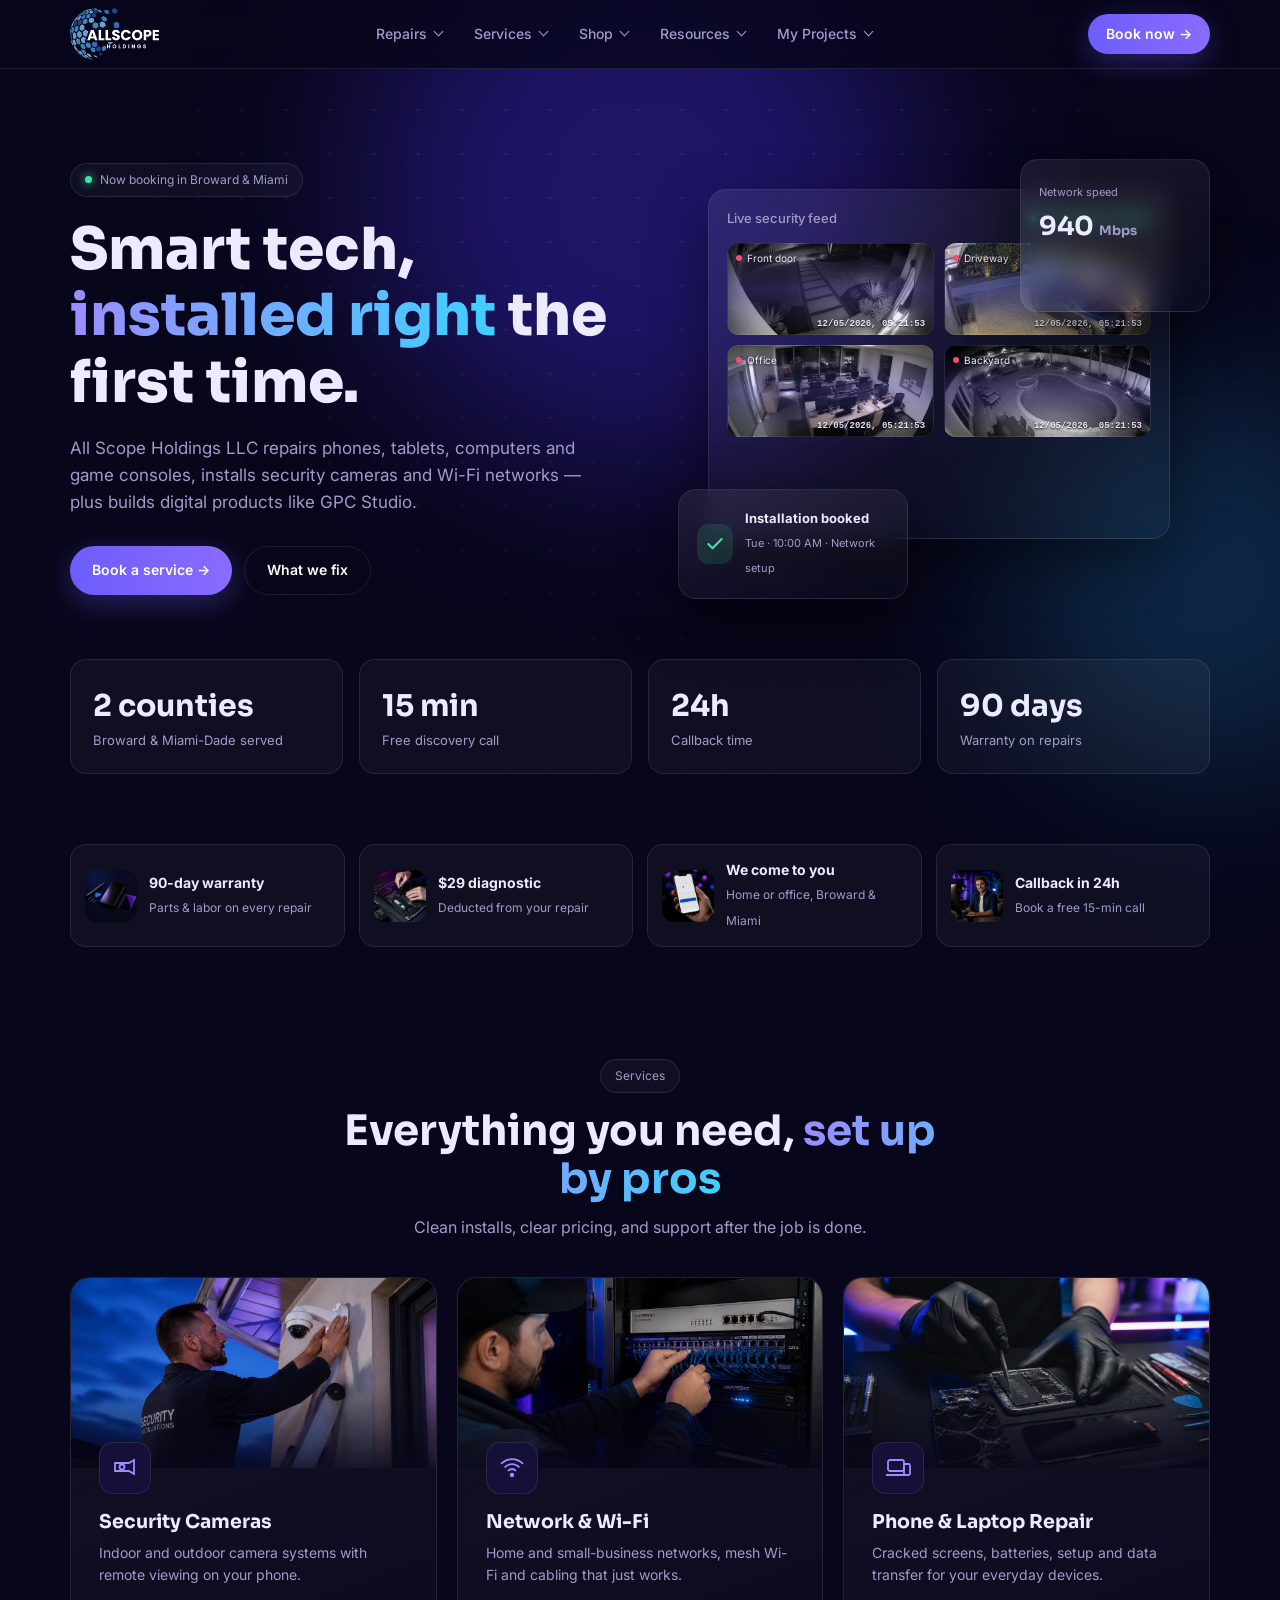
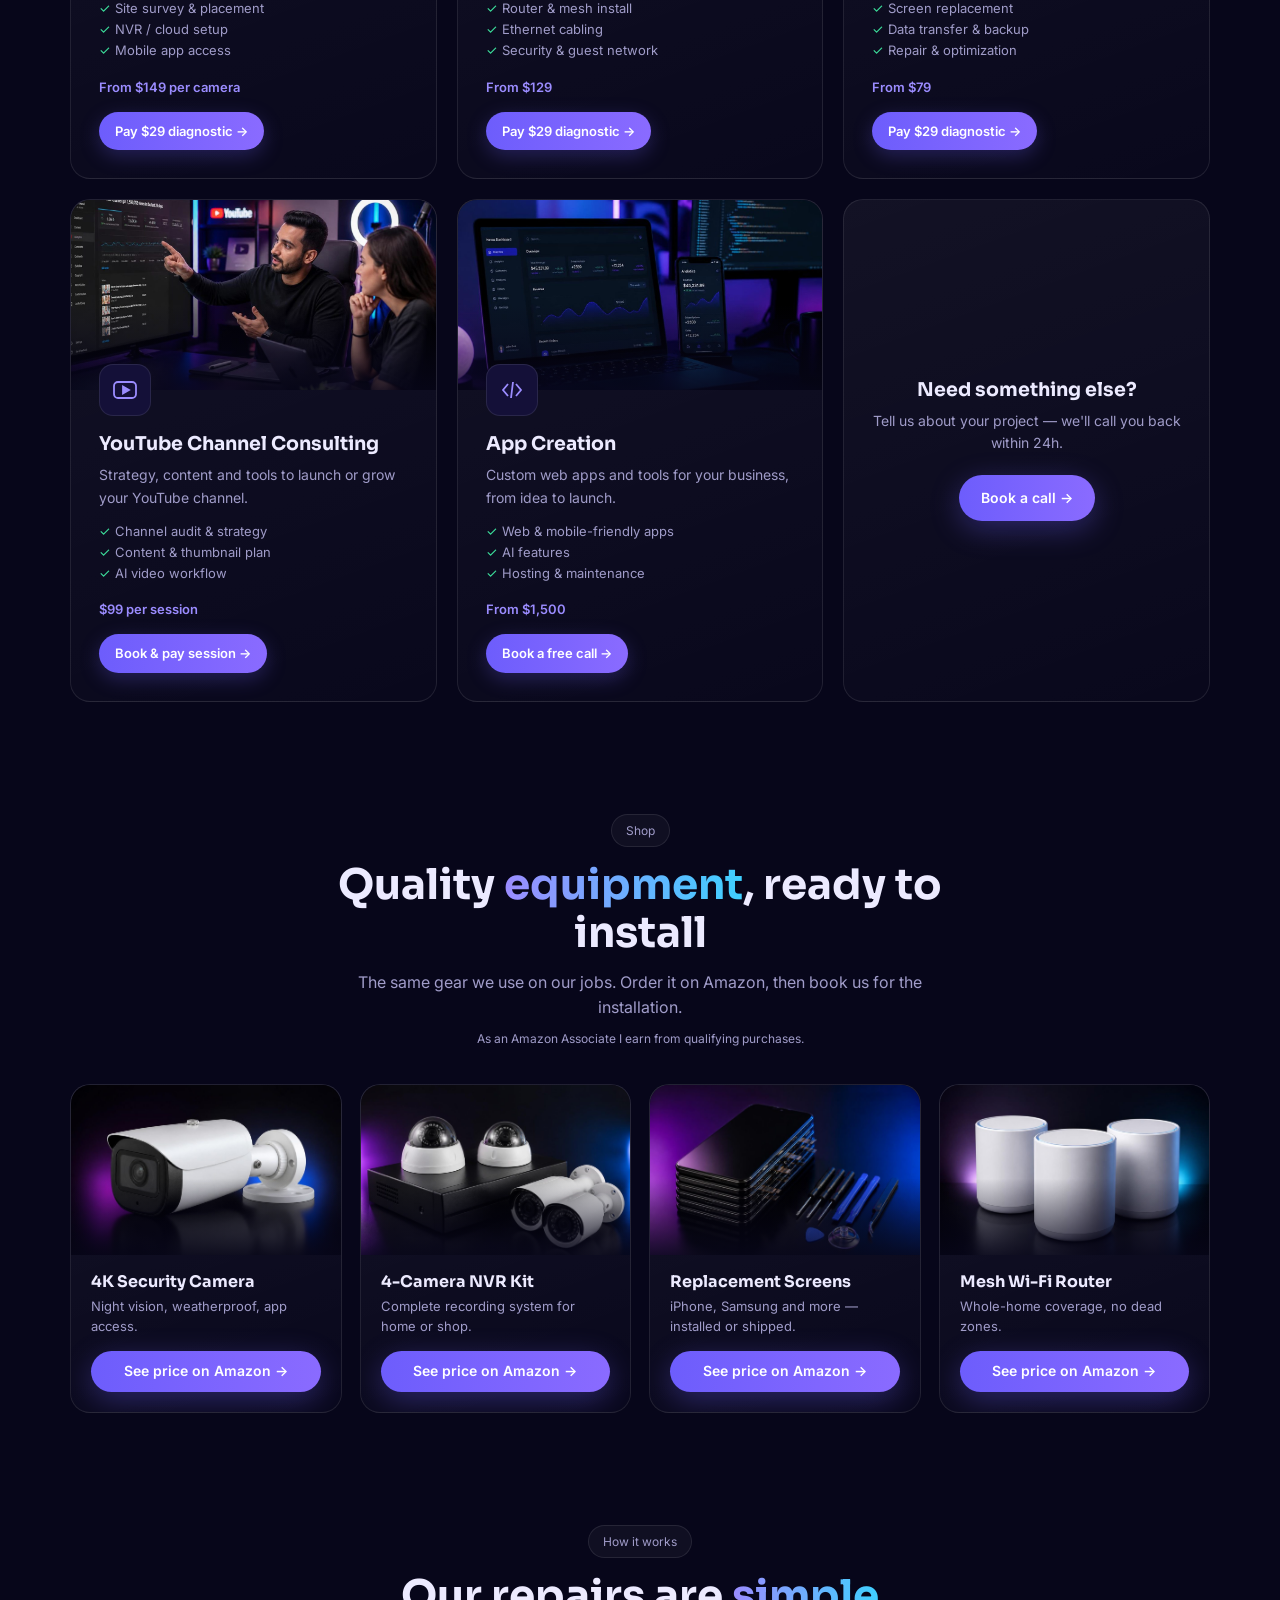
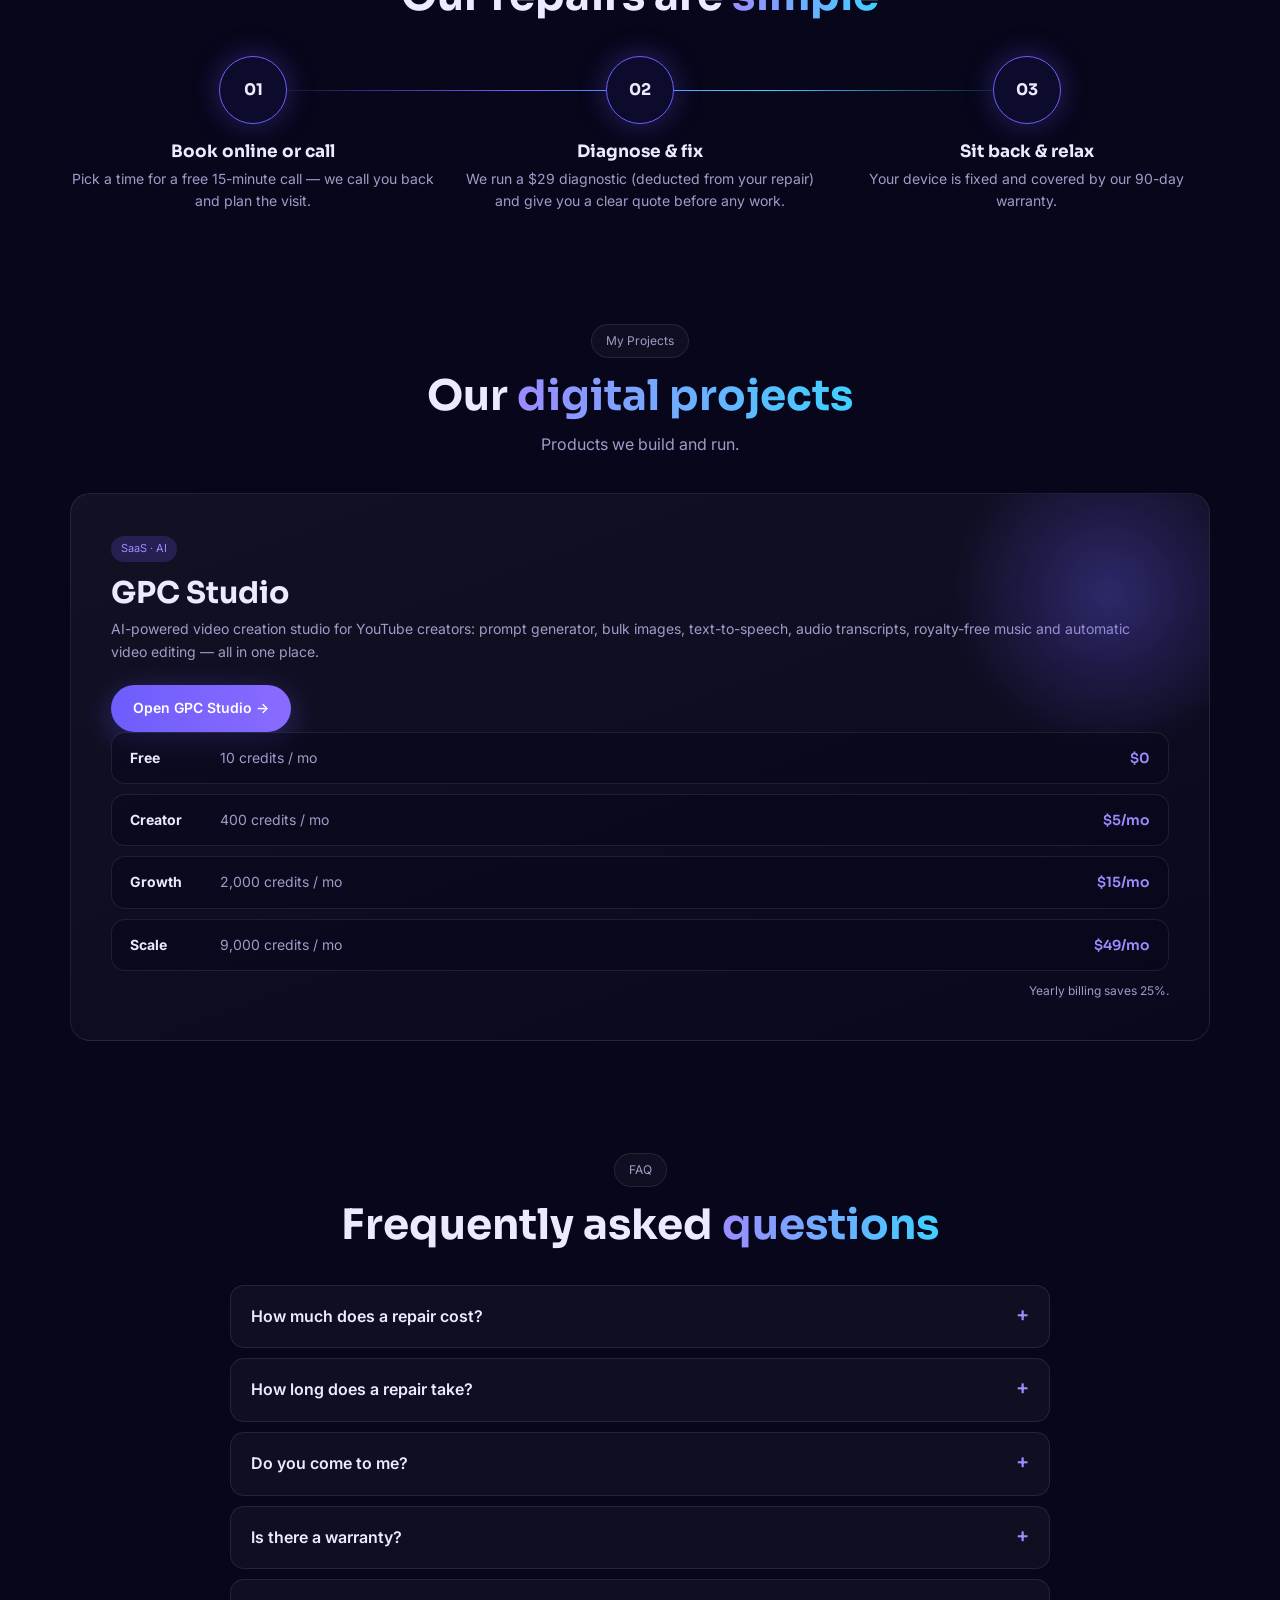
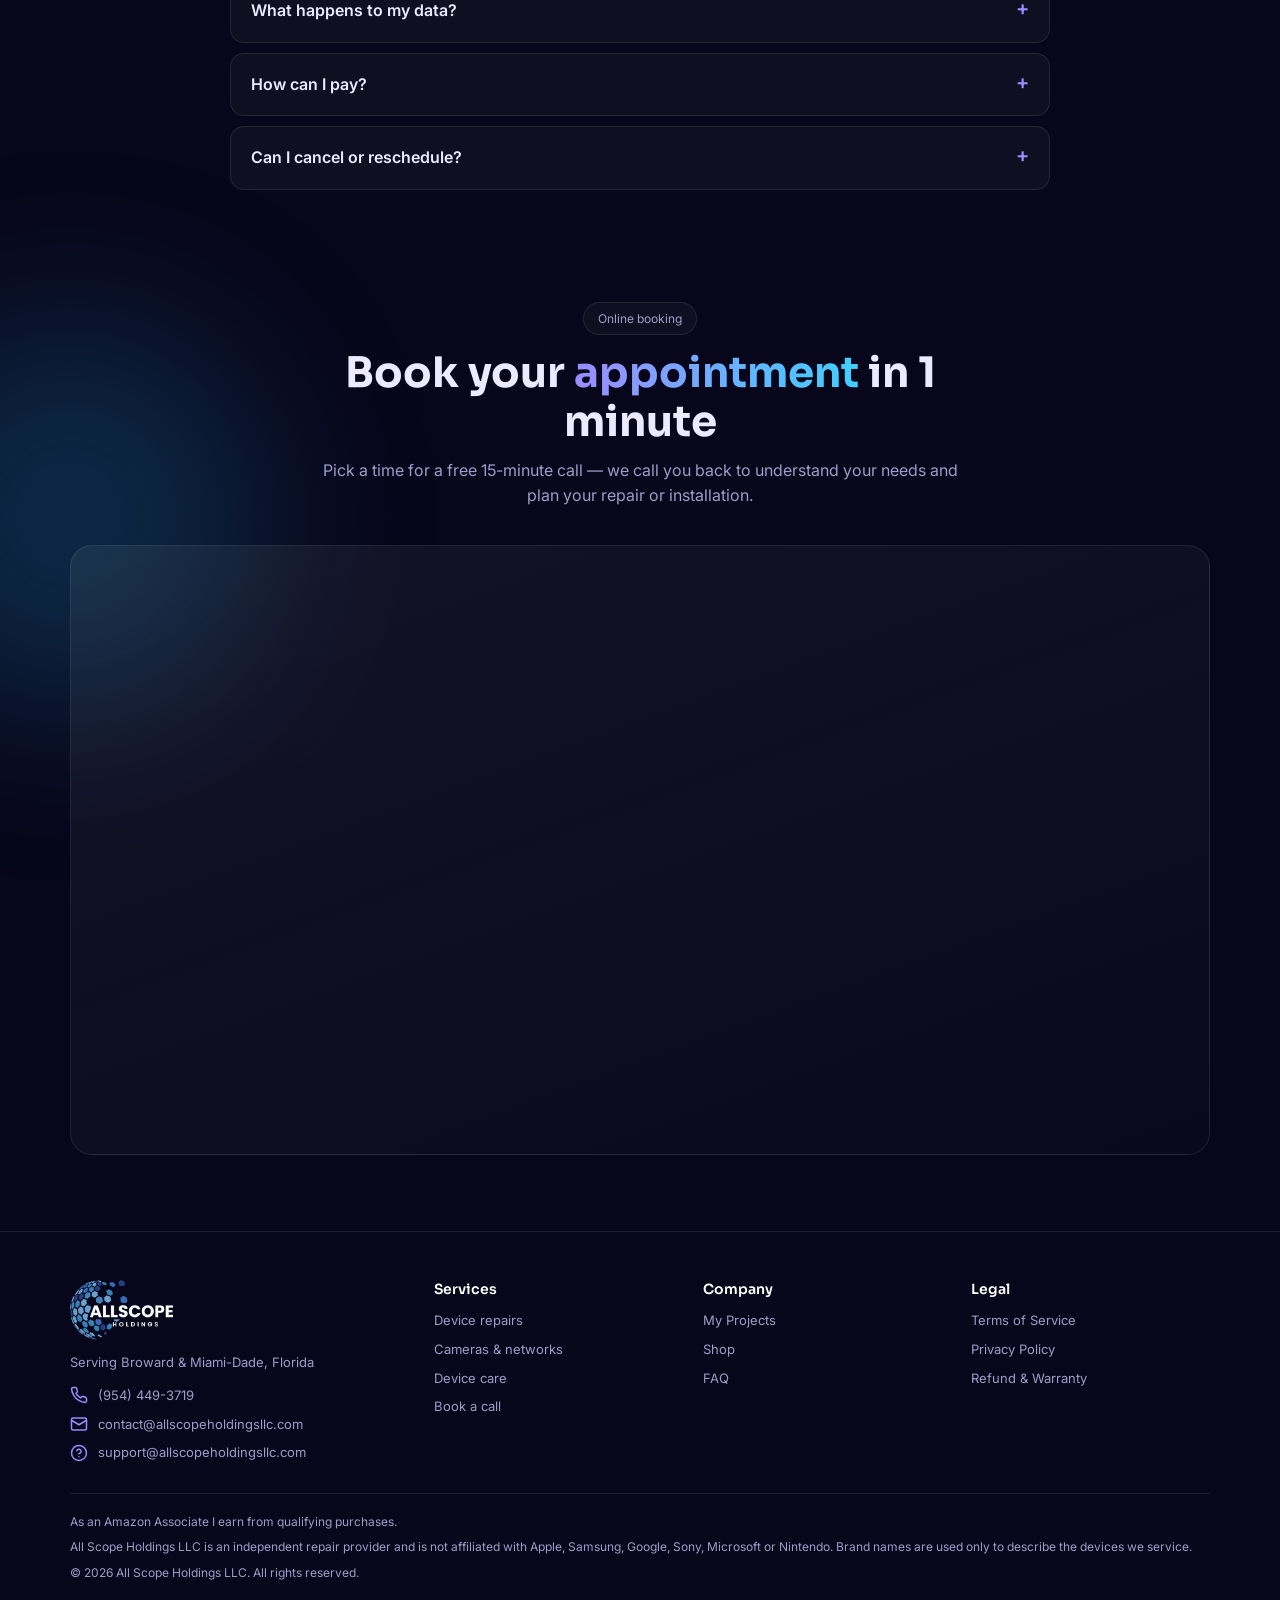
<file: index.html>
<!doctype html>
<html lang="en">
<head>
<meta charset="utf-8">
<meta name="viewport" content="width=device-width, initial-scale=1">
<title>All Scope Holdings LLC — Device Repair, Cameras & Networks in Broward & Miami</title>
<meta name="description" content="Phone, tablet, computer and game console repair, security camera and Wi-Fi installation in Broward & Miami-Dade, Florida. 90-day warranty.">
<link rel="icon" href="/favicon.ico" sizes="any">
<link rel="icon" type="image/png" sizes="32x32" href="/favicon-32.png">
<link rel="apple-touch-icon" href="/apple-touch-icon.png">
<link rel="preconnect" href="https://fonts.googleapis.com">
<link href="https://fonts.googleapis.com/css2?family=Sora:wght@400;600;700;800&family=Inter:wght@400;500;600&display=swap" rel="stylesheet">
<link rel="stylesheet" href="/style.css?v=8">
</head>
<body>
<div class="stars"></div>
<div id="site-nav"></div>

<header class="hero">
  <div class="glow g1"></div><div class="glow g2"></div>
  <div class="wrap">
    <div class="rv">
      <span class="pill"><b></b> Now booking in Broward & Miami</span>
      <h1>Smart tech, <span class="grad">installed right</span> the first time.</h1>
      <p>All Scope Holdings LLC repairs phones, tablets, computers and game consoles, installs security cameras and Wi-Fi networks — plus builds digital products like GPC Studio.</p>
      <div class="cta"><a class="btn" href="#booking">Book a service →</a><a class="btn ghost" href="/repairs.html">What we fix</a></div>
    </div>
    <div class="stage rv">
      <div class="panel p-main float">
        <h4><span>Live security feed</span><span class="online">4 cameras online</span></h4>
        <div class="cams"><div class="cam" style="background-image:url(img/cam-front.jpg)"><span>Front door</span><time></time></div><div class="cam" style="background-image:url(img/cam-driveway.jpg)"><span>Driveway</span><time></time></div><div class="cam" style="background-image:url(img/cam-office.jpg)"><span>Office</span><time></time></div><div class="cam" style="background-image:url(img/cam-backyard.jpg)"><span>Backyard</span><time></time></div></div>
      </div>
      <div class="panel p-net float d2"><small>Network speed</small><strong>940 <span style="font-size:13px;color:var(--muted)">Mbps</span></strong><div class="bars"><i></i><i></i><i></i><i></i><i></i><i></i><i></i></div></div>
      <div class="panel p-book float d3"><div class="ic"><svg width="20" height="20" viewBox="0 0 24 24" fill="none" stroke="currentColor" stroke-width="2.5" stroke-linecap="round" stroke-linejoin="round"><path d="M20 6 9 17l-5-5"/></svg></div><div><b>Installation booked</b><small>Tue · 10:00 AM · Network setup</small></div></div>
    </div>
  </div>
  <div class="wrap full"><div class="stats rv">
    <div class="stat"><strong data-count="2">0</strong><strong> counties</strong><p>Broward & Miami-Dade served</p></div>
    <div class="stat"><strong data-count="15">0</strong><strong> min</strong><p>Free discovery call</p></div>
    <div class="stat"><strong data-count="24">0</strong><strong>h</strong><p>Callback time</p></div>
    <div class="stat"><strong data-count="90">0</strong><strong> days</strong><p>Warranty on repairs</p></div>
  </div></div>
</header>

<section style="padding-top:0">
  <div class="wrap trust rv">
    <div><img src="img/icons/warranty.jpg" alt=""><span><b>90-day warranty</b><small>Parts & labor on every repair</small></span></div>
    <div><img src="img/icons/tuneup.jpg" alt=""><span><b>$29 diagnostic</b><small>Deducted from your repair</small></span></div>
    <div><img src="img/icons/calendar.jpg" alt=""><span><b>We come to you</b><small>Home or office, Broward & Miami</small></span></div>
    <div><img src="img/icons/contact.jpg" alt=""><span><b>Callback in 24h</b><small>Book a free 15-min call</small></span></div>
  </div>
</section>
<section id="services">
  <div class="wrap">
    <div class="head rv"><span class="pill">Services</span><h2>Everything you need, <span class="grad">set up by pros</span></h2><p>Clean installs, clear pricing, and support after the job is done.</p></div>
    <div class="grid3">
      <a class="card rv" href="https://buy.stripe.com/aFa6oJ1ONgrw1dIcyk3ks00" target="_blank" rel="noopener"><div class="ph" style="background-image:url(img/cameras.jpg)"></div><div class="ic"><svg width="26" height="26" fill="none" stroke="currentColor" stroke-width="1.8"><path d="M3 8h14l5-3v14l-5-3H3z"/><circle cx="10" cy="12" r="2.5"/></svg></div><h3>Security Cameras</h3><p>Indoor and outdoor camera systems with remote viewing on your phone.</p><ul><li>Site survey & placement</li><li>NVR / cloud setup</li><li>Mobile app access</li></ul><div class="price">From $149 per camera</div><span class="go">Pay $29 diagnostic →</span></a>
      <a class="card rv" href="https://buy.stripe.com/aFa6oJ1ONgrw1dIcyk3ks00" target="_blank" rel="noopener"><div class="ph" style="background-image:url(img/network.jpg)"></div><div class="ic"><svg width="26" height="26" fill="none" stroke="currentColor" stroke-width="1.8"><path d="M2 9a15 15 0 0 1 22 0M5.5 12.5a10 10 0 0 1 15 0M9 16a5 5 0 0 1 8 0"/><circle cx="13" cy="20" r="1.3" fill="currentColor"/></svg></div><h3>Network & Wi-Fi</h3><p>Home and small-business networks, mesh Wi-Fi and cabling that just works.</p><ul><li>Router & mesh install</li><li>Ethernet cabling</li><li>Security & guest network</li></ul><div class="price">From $129</div><span class="go">Pay $29 diagnostic →</span></a>
      <a class="card rv" href="https://buy.stripe.com/aFa6oJ1ONgrw1dIcyk3ks00" target="_blank" rel="noopener"><div class="ph" style="background-image:url(img/phone-repair.jpg)"></div><div class="ic"><svg width="26" height="26" fill="none" stroke="currentColor" stroke-width="1.8"><rect x="3" y="5" width="16" height="11" rx="2"/><path d="M1 20h20"/><rect x="19" y="9" width="6" height="11" rx="1.5"/></svg></div><h3>Phone & Laptop Repair</h3><p>Cracked screens, batteries, setup and data transfer for your everyday devices.</p><ul><li>Screen replacement</li><li>Data transfer & backup</li><li>Repair & optimization</li></ul><div class="price">From $79</div><span class="go">Pay $29 diagnostic →</span></a>
      <a class="card rv" href="https://buy.stripe.com/5kQ6oJ797cbgg8C7e03ks01" target="_blank" rel="noopener"><div class="ph" style="background-image:url(img/youtube.jpg)"></div><div class="ic"><svg width="26" height="26" fill="none" stroke="currentColor" stroke-width="1.8"><rect x="2" y="5" width="22" height="16" rx="4"/><path d="M11 9.5v7l6-3.5z" fill="currentColor"/></svg></div><h3>YouTube Channel Consulting</h3><p>Strategy, content and tools to launch or grow your YouTube channel.</p><ul><li>Channel audit & strategy</li><li>Content & thumbnail plan</li><li>AI video workflow</li></ul><div class="price">$99 per session</div><span class="go">Book & pay session →</span></a>
      <a class="card rv" href="#booking"><div class="ph" style="background-image:url(img/app-dev.jpg)"></div><div class="ic"><svg width="26" height="26" fill="none" stroke="currentColor" stroke-width="1.8"><path d="M9 7l-5 6 5 6M17 7l5 6-5 6M14 5l-2 16"/></svg></div><h3>App Creation</h3><p>Custom web apps and tools for your business, from idea to launch.</p><ul><li>Web & mobile-friendly apps</li><li>AI features</li><li>Hosting & maintenance</li></ul><div class="price">From $1,500</div><span class="go">Book a free call →</span></a>
      <div class="card rv" style="display:flex;flex-direction:column;justify-content:center;text-align:center"><h3>Need something else?</h3><p>Tell us about your project — we'll call you back within 24h.</p><div style="margin-top:20px"><a class="btn" href="#booking">Book a call →</a></div></div>
    </div>
  </div>
</section>

<section id="shop">
  <div class="wrap">
    <div class="head rv"><span class="pill">Shop</span><h2>Quality <span class="grad">equipment</span>, ready to install</h2><p>The same gear we use on our jobs. Order it on Amazon, then book us for the installation.</p><p style="font-size:12px;margin-top:8px">As an Amazon Associate I earn from qualifying purchases.</p></div>
    <div class="shop">
      <div class="card item rv"><div class="ph" style="background-image:url(img/shop-camera.jpg)"></div><div class="body"><h3>4K Security Camera</h3><p>Night vision, weatherproof, app access.</p><a class="btn sm buy" href="https://www.amazon.com/shop/constantdeal" target="_blank" rel="noopener sponsored">See price on Amazon →</a></div></div>
      <div class="card item rv"><div class="ph" style="background-image:url(img/shop-kit.jpg)"></div><div class="body"><h3>4-Camera NVR Kit</h3><p>Complete recording system for home or shop.</p><a class="btn sm buy" href="https://www.amazon.com/shop/constantdeal" target="_blank" rel="noopener sponsored">See price on Amazon →</a></div></div>
      <div class="card item rv"><div class="ph" style="background-image:url(img/shop-screen.jpg)"></div><div class="body"><h3>Replacement Screens</h3><p>iPhone, Samsung and more — installed or shipped.</p><a class="btn sm buy" href="https://www.amazon.com/shop/constantdeal" target="_blank" rel="noopener sponsored">See price on Amazon →</a></div></div>
      <div class="card item rv"><div class="ph" style="background-image:url(img/shop-wifi.jpg)"></div><div class="body"><h3>Mesh Wi-Fi Router</h3><p>Whole-home coverage, no dead zones.</p><a class="btn sm buy" href="https://www.amazon.com/shop/constantdeal" target="_blank" rel="noopener sponsored">See price on Amazon →</a></div></div>
    </div>
  </div>
</section>

<section id="process">
  <div class="wrap">
    <div class="head rv"><span class="pill">How it works</span><h2>Our repairs are <span class="grad">simple</span></h2></div>
    <div class="steps">
      <div class="step rv"><div class="n">01</div><h3>Book online or call</h3><p>Pick a time for a free 15-minute call — we call you back and plan the visit.</p></div>
      <div class="step rv"><div class="n">02</div><h3>Diagnose & fix</h3><p>We run a $29 diagnostic (deducted from your repair) and give you a clear quote before any work.</p></div>
      <div class="step rv"><div class="n">03</div><h3>Sit back & relax</h3><p>Your device is fixed and covered by our 90-day warranty.</p></div>
    </div>
  </div>
</section>

<section id="projects">
  <div class="wrap">
    <div class="head rv"><span class="pill">My Projects</span><h2>Our <span class="grad">digital projects</span></h2><p>Products we build and run.</p></div>
    <a class="card feat rv" href="https://gpcstudio.app" target="_blank" rel="noopener">
      <div class="art"></div>
      <div>
        <span class="tag">SaaS · AI</span>
        <h3>GPC Studio</h3>
        <p>AI-powered video creation studio for YouTube creators: prompt generator, bulk images, text-to-speech, audio transcripts, royalty-free music and automatic video editing — all in one place.</p>
        <span class="btn" style="margin-top:22px">Open GPC Studio →</span>
      </div>
      <div class="plans">
        <div><b>Free</b><span>10 credits / mo</span><em>$0</em></div>
        <div><b>Creator</b><span>400 credits / mo</span><em>$5/mo</em></div>
        <div><b>Growth</b><span>2,000 credits / mo</span><em>$15/mo</em></div>
        <div><b>Scale</b><span>9,000 credits / mo</span><em>$49/mo</em></div>
        <small>Yearly billing saves 25%.</small>
      </div>
    </a>
  </div>
</section>

<section id="faq">
  <div class="wrap">
    <div class="head rv"><span class="pill">FAQ</span><h2>Frequently asked <span class="grad">questions</span></h2></div>
    <div class="faq rv">
      <details><summary>How much does a repair cost?</summary><p>It depends on the device and the part. Phone screen repairs start at $79. Every visit starts with a $29 diagnostic, which is deducted from the price of your repair. You always get a clear quote before we start, and nothing is done without your OK.</p></details>
      <details><summary>How long does a repair take?</summary><p>Many phone and computer repairs are done the same day. If a part has to be ordered, it usually takes 2–5 business days — we keep you updated the whole time.</p></details>
      <details><summary>Do you come to me?</summary><p>Yes. We work on site at your home or office across Broward and Miami-Dade counties for installations and most repairs.</p></details>
      <details><summary>Is there a warranty?</summary><p>Every repair comes with a 90-day limited warranty on the parts we install and our labor. It doesn't cover new physical or liquid damage after the repair. See our <a href="/refund.html#warranty" style="color:var(--p2);text-decoration:underline">Refund & Warranty policy</a>.</p></details>
      <details><summary>What happens to my data?</summary><p>We only access what's needed to repair and test your device. We still recommend backing up before any repair — and we can do the backup or data transfer for you.</p></details>
      <details><summary>How can I pay?</summary><p>We accept major credit and debit cards through secure online checkout, sent after your quote is approved.</p></details>
      <details><summary>Can I cancel or reschedule?</summary><p>Yes — free of charge up to 24 hours before your appointment, from your booking confirmation e-mail or by calling (954) 449-3719.</p></details>
    </div>
  </div>
</section>

<section id="booking">
  <div class="glow g2" style="top:80px;left:-120px;right:auto"></div>
  <div class="wrap">
    <div class="head rv"><span class="pill">Online booking</span><h2>Book your <span class="grad">appointment</span> in 1 minute</h2><p>Pick a time for a free 15-minute call — we call you back to understand your needs and plan your repair or installation.</p></div>
    <div class="cal rv"><div class="who" id="who"></div><div id="cal-wrap"></div></div>
  </div>
</section>

<div id="site-footer"></div>

<script src="/site.js?v=8"></script>
<script>
// Cal.com inline booking (official embed snippet)
(function (C, A, L) { let p = function (a, ar) { a.q.push(ar); }; let d = C.document; C.Cal = C.Cal || function () { let cal = C.Cal; let ar = arguments; if (!cal.loaded) { cal.ns = {}; cal.q = cal.q || []; d.head.appendChild(d.createElement("script")).src = A; cal.loaded = true; } if (ar[0] === L) { const api = function () { p(api, arguments); }; const namespace = ar[1]; api.q = api.q || []; if (typeof namespace === "string") { cal.ns[namespace] = cal.ns[namespace] || api; p(cal.ns[namespace], ar); p(cal, ["initNamespace", namespace]); } else p(cal, ar); return; } p(cal, ar); }; })(window, "https://app.cal.com/embed/embed.js", "init");
// One calendar per technician; add a line here to show another person's calendar
const BOOKERS = [
  { name: 'Guerino', link: 'guerino-constant/book-an-appointment' },
];
const who = document.getElementById('who'), wrap = document.getElementById('cal-wrap');
BOOKERS.forEach((b, i) => {
  const ns = 'cal' + i, el = document.createElement('div');
  el.id = 'cal-' + i; el.style.cssText = 'width:100%;min-height:560px;overflow:auto' + (i ? ';display:none' : '');
  wrap.appendChild(el);
  Cal('init', ns, { origin: 'https://cal.com' });
  Cal.ns[ns]('inline', { elementOrSelector: '#cal-' + i, calLink: b.link, config: { layout: 'month_view', theme: 'dark' } });
  Cal.ns[ns]('ui', { theme: 'dark', cssVarsPerTheme: { dark: { 'cal-brand': '#6d5dfc' } }, layout: 'month_view' });
  if (BOOKERS.length > 1) {
    const t = document.createElement('button');
    t.type = 'button'; t.textContent = 'Book with ' + b.name; if (!i) t.className = 'on';
    t.onclick = () => { who.querySelectorAll('button').forEach(x => x.classList.remove('on')); t.classList.add('on'); wrap.querySelectorAll(':scope>div').forEach((d, j) => d.style.display = j === i ? '' : 'none'); };
    who.appendChild(t);
  }
});
</script>
</body>
</html>
</file>
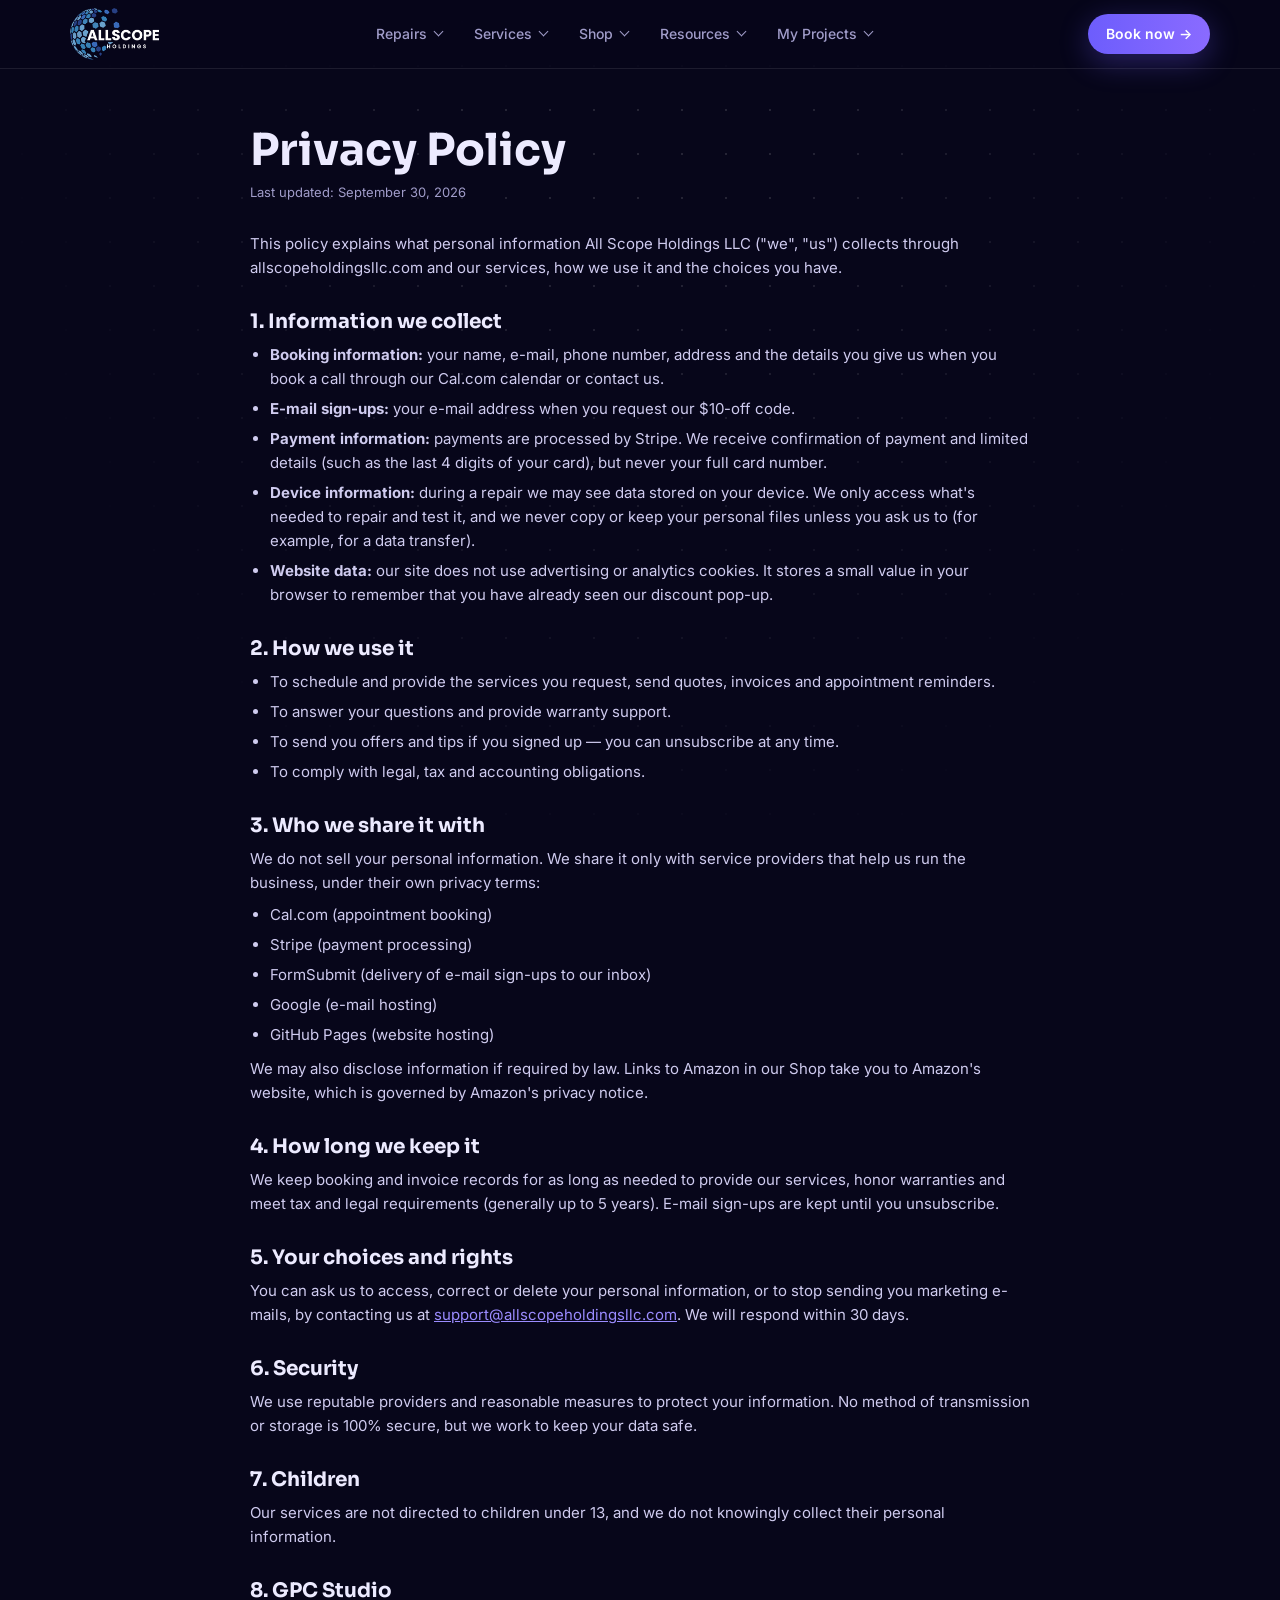
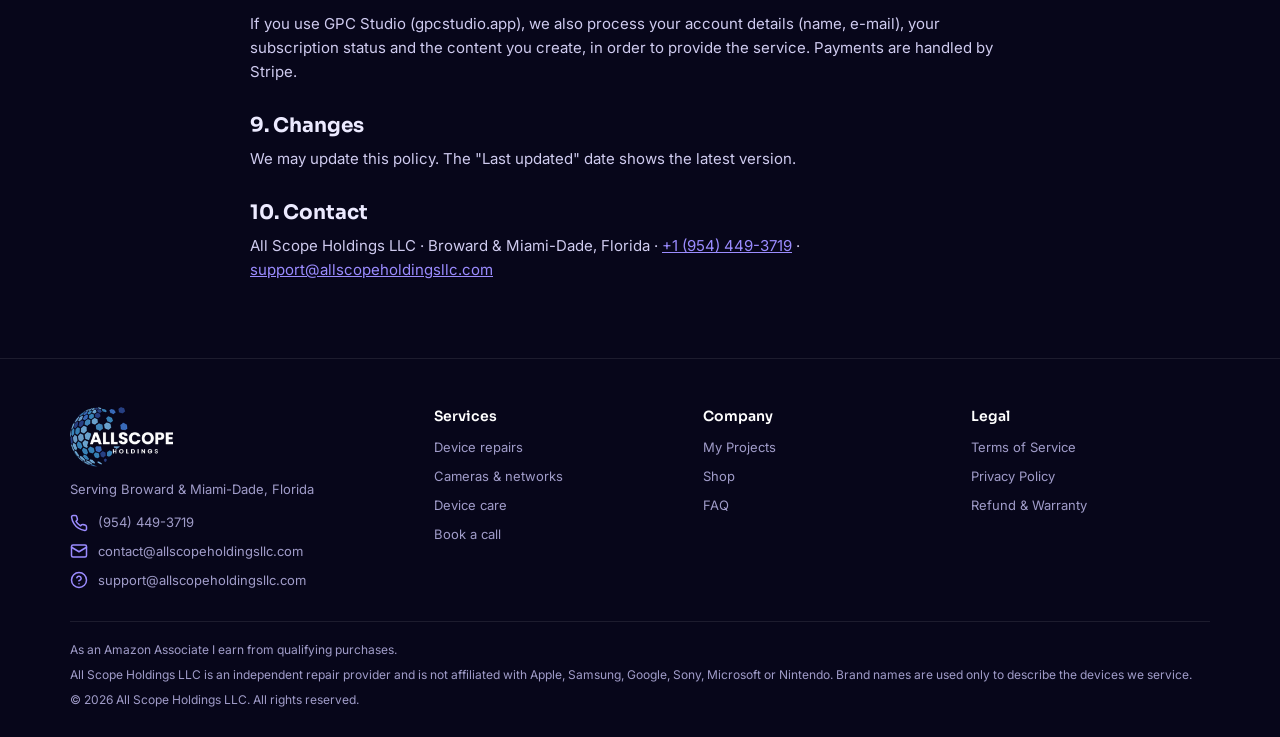
<file: privacy.html>
<!doctype html>
<html lang="en">
<head>
<meta charset="utf-8">
<meta name="viewport" content="width=device-width, initial-scale=1">
<title>Privacy Policy — All Scope Holdings LLC</title>
<link rel="icon" href="/favicon.ico" sizes="any">
<link rel="apple-touch-icon" href="/apple-touch-icon.png">
<link href="https://fonts.googleapis.com/css2?family=Sora:wght@400;600;700;800&family=Inter:wght@400;500;600&display=swap" rel="stylesheet">
<link rel="stylesheet" href="/style.css?v=8">
</head>
<body>
<div class="stars"></div>
<div id="site-nav"></div>

<main class="legal">
  <h1>Privacy Policy</h1>
  <p class="upd">Last updated: September 30, 2026</p>

  <p>This policy explains what personal information All Scope Holdings LLC ("we", "us") collects through allscopeholdingsllc.com and our services, how we use it and the choices you have.</p>

  <h2>1. Information we collect</h2>
  <ul>
    <li><b>Booking information:</b> your name, e-mail, phone number, address and the details you give us when you book a call through our Cal.com calendar or contact us.</li>
    <li><b>E-mail sign-ups:</b> your e-mail address when you request our $10-off code.</li>
    <li><b>Payment information:</b> payments are processed by Stripe. We receive confirmation of payment and limited details (such as the last 4 digits of your card), but never your full card number.</li>
    <li><b>Device information:</b> during a repair we may see data stored on your device. We only access what's needed to repair and test it, and we never copy or keep your personal files unless you ask us to (for example, for a data transfer).</li>
    <li><b>Website data:</b> our site does not use advertising or analytics cookies. It stores a small value in your browser to remember that you have already seen our discount pop-up.</li>
  </ul>

  <h2>2. How we use it</h2>
  <ul>
    <li>To schedule and provide the services you request, send quotes, invoices and appointment reminders.</li>
    <li>To answer your questions and provide warranty support.</li>
    <li>To send you offers and tips if you signed up — you can unsubscribe at any time.</li>
    <li>To comply with legal, tax and accounting obligations.</li>
  </ul>

  <h2>3. Who we share it with</h2>
  <p>We do not sell your personal information. We share it only with service providers that help us run the business, under their own privacy terms:</p>
  <ul>
    <li>Cal.com (appointment booking)</li>
    <li>Stripe (payment processing)</li>
    <li>FormSubmit (delivery of e-mail sign-ups to our inbox)</li>
    <li>Google (e-mail hosting)</li>
    <li>GitHub Pages (website hosting)</li>
  </ul>
  <p>We may also disclose information if required by law. Links to Amazon in our Shop take you to Amazon's website, which is governed by Amazon's privacy notice.</p>

  <h2>4. How long we keep it</h2>
  <p>We keep booking and invoice records for as long as needed to provide our services, honor warranties and meet tax and legal requirements (generally up to 5 years). E-mail sign-ups are kept until you unsubscribe.</p>

  <h2>5. Your choices and rights</h2>
  <p>You can ask us to access, correct or delete your personal information, or to stop sending you marketing e-mails, by contacting us at <a href="mailto:support@allscopeholdingsllc.com">support@allscopeholdingsllc.com</a>. We will respond within 30 days.</p>

  <h2>6. Security</h2>
  <p>We use reputable providers and reasonable measures to protect your information. No method of transmission or storage is 100% secure, but we work to keep your data safe.</p>

  <h2>7. Children</h2>
  <p>Our services are not directed to children under 13, and we do not knowingly collect their personal information.</p>

  <h2>8. GPC Studio</h2>
  <p>If you use GPC Studio (gpcstudio.app), we also process your account details (name, e-mail), your subscription status and the content you create, in order to provide the service. Payments are handled by Stripe.</p>

  <h2>9. Changes</h2>
  <p>We may update this policy. The "Last updated" date shows the latest version.</p>

  <h2>10. Contact</h2>
  <p>All Scope Holdings LLC · Broward & Miami-Dade, Florida · <a href="tel:+19544493719">+1 (954) 449-3719</a> · <a href="mailto:support@allscopeholdingsllc.com">support@allscopeholdingsllc.com</a></p>
</main>

<div id="site-footer"></div>
<script src="/site.js?v=8"></script>
</body>
</html>
</file>
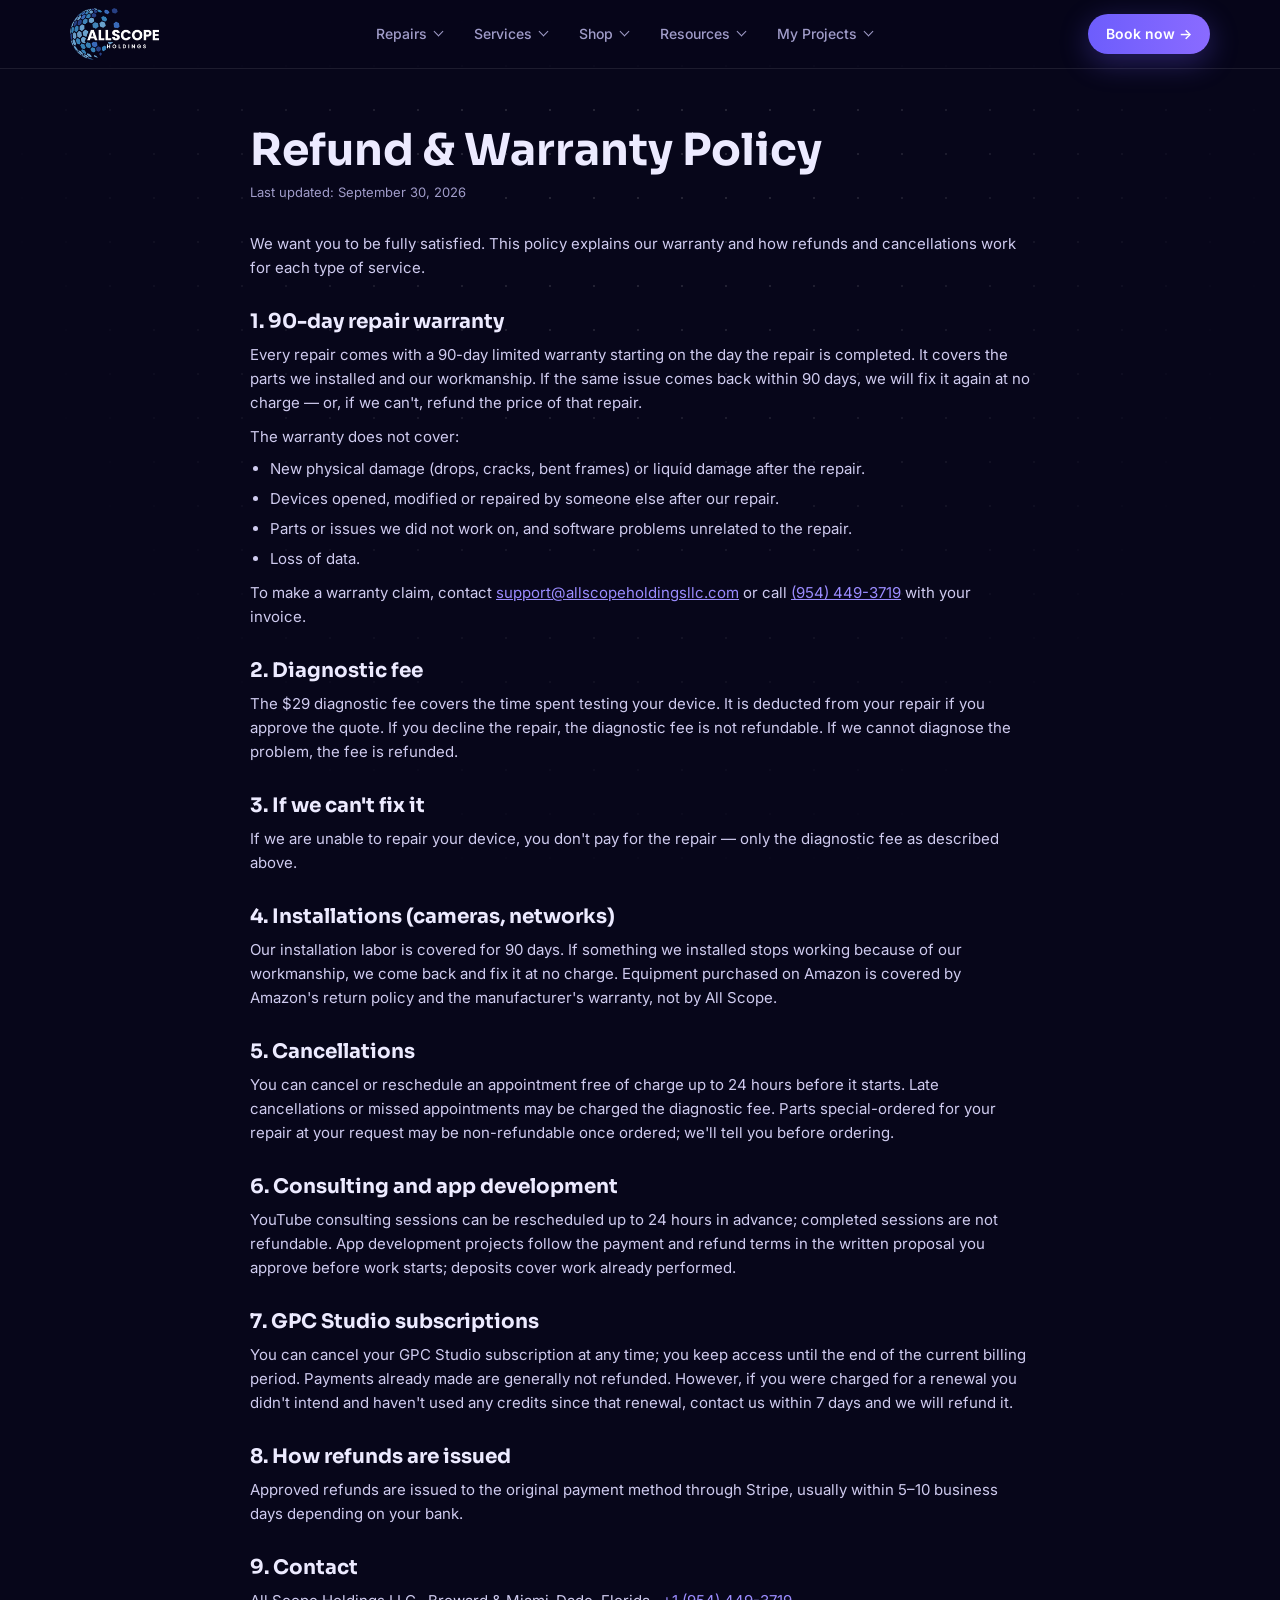
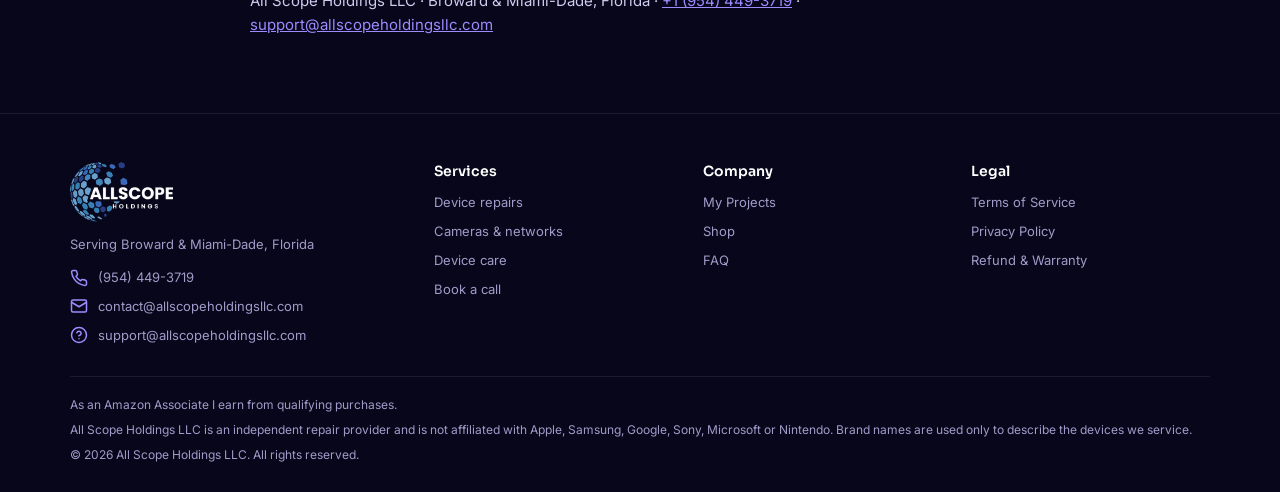
<file: refund.html>
<!doctype html>
<html lang="en">
<head>
<meta charset="utf-8">
<meta name="viewport" content="width=device-width, initial-scale=1">
<title>Refund & Warranty Policy — All Scope Holdings LLC</title>
<link rel="icon" href="/favicon.ico" sizes="any">
<link rel="apple-touch-icon" href="/apple-touch-icon.png">
<link href="https://fonts.googleapis.com/css2?family=Sora:wght@400;600;700;800&family=Inter:wght@400;500;600&display=swap" rel="stylesheet">
<link rel="stylesheet" href="/style.css?v=8">
</head>
<body>
<div class="stars"></div>
<div id="site-nav"></div>

<main class="legal">
  <h1>Refund & Warranty Policy</h1>
  <p class="upd">Last updated: September 30, 2026</p>

  <p>We want you to be fully satisfied. This policy explains our warranty and how refunds and cancellations work for each type of service.</p>

  <h2 id="warranty">1. 90-day repair warranty</h2>
  <p>Every repair comes with a 90-day limited warranty starting on the day the repair is completed. It covers the parts we installed and our workmanship. If the same issue comes back within 90 days, we will fix it again at no charge — or, if we can't, refund the price of that repair.</p>
  <p>The warranty does not cover:</p>
  <ul>
    <li>New physical damage (drops, cracks, bent frames) or liquid damage after the repair.</li>
    <li>Devices opened, modified or repaired by someone else after our repair.</li>
    <li>Parts or issues we did not work on, and software problems unrelated to the repair.</li>
    <li>Loss of data.</li>
  </ul>
  <p>To make a warranty claim, contact <a href="mailto:support@allscopeholdingsllc.com">support@allscopeholdingsllc.com</a> or call <a href="tel:+19544493719">(954) 449-3719</a> with your invoice.</p>

  <h2>2. Diagnostic fee</h2>
  <p>The $29 diagnostic fee covers the time spent testing your device. It is deducted from your repair if you approve the quote. If you decline the repair, the diagnostic fee is not refundable. If we cannot diagnose the problem, the fee is refunded.</p>

  <h2>3. If we can't fix it</h2>
  <p>If we are unable to repair your device, you don't pay for the repair — only the diagnostic fee as described above.</p>

  <h2>4. Installations (cameras, networks)</h2>
  <p>Our installation labor is covered for 90 days. If something we installed stops working because of our workmanship, we come back and fix it at no charge. Equipment purchased on Amazon is covered by Amazon's return policy and the manufacturer's warranty, not by All Scope.</p>

  <h2>5. Cancellations</h2>
  <p>You can cancel or reschedule an appointment free of charge up to 24 hours before it starts. Late cancellations or missed appointments may be charged the diagnostic fee. Parts special-ordered for your repair at your request may be non-refundable once ordered; we'll tell you before ordering.</p>

  <h2>6. Consulting and app development</h2>
  <p>YouTube consulting sessions can be rescheduled up to 24 hours in advance; completed sessions are not refundable. App development projects follow the payment and refund terms in the written proposal you approve before work starts; deposits cover work already performed.</p>

  <h2>7. GPC Studio subscriptions</h2>
  <p>You can cancel your GPC Studio subscription at any time; you keep access until the end of the current billing period. Payments already made are generally not refunded. However, if you were charged for a renewal you didn't intend and haven't used any credits since that renewal, contact us within 7 days and we will refund it.</p>

  <h2>8. How refunds are issued</h2>
  <p>Approved refunds are issued to the original payment method through Stripe, usually within 5–10 business days depending on your bank.</p>

  <h2>9. Contact</h2>
  <p>All Scope Holdings LLC · Broward & Miami-Dade, Florida · <a href="tel:+19544493719">+1 (954) 449-3719</a> · <a href="mailto:support@allscopeholdingsllc.com">support@allscopeholdingsllc.com</a></p>
</main>

<div id="site-footer"></div>
<script src="/site.js?v=8"></script>
</body>
</html>
</file>
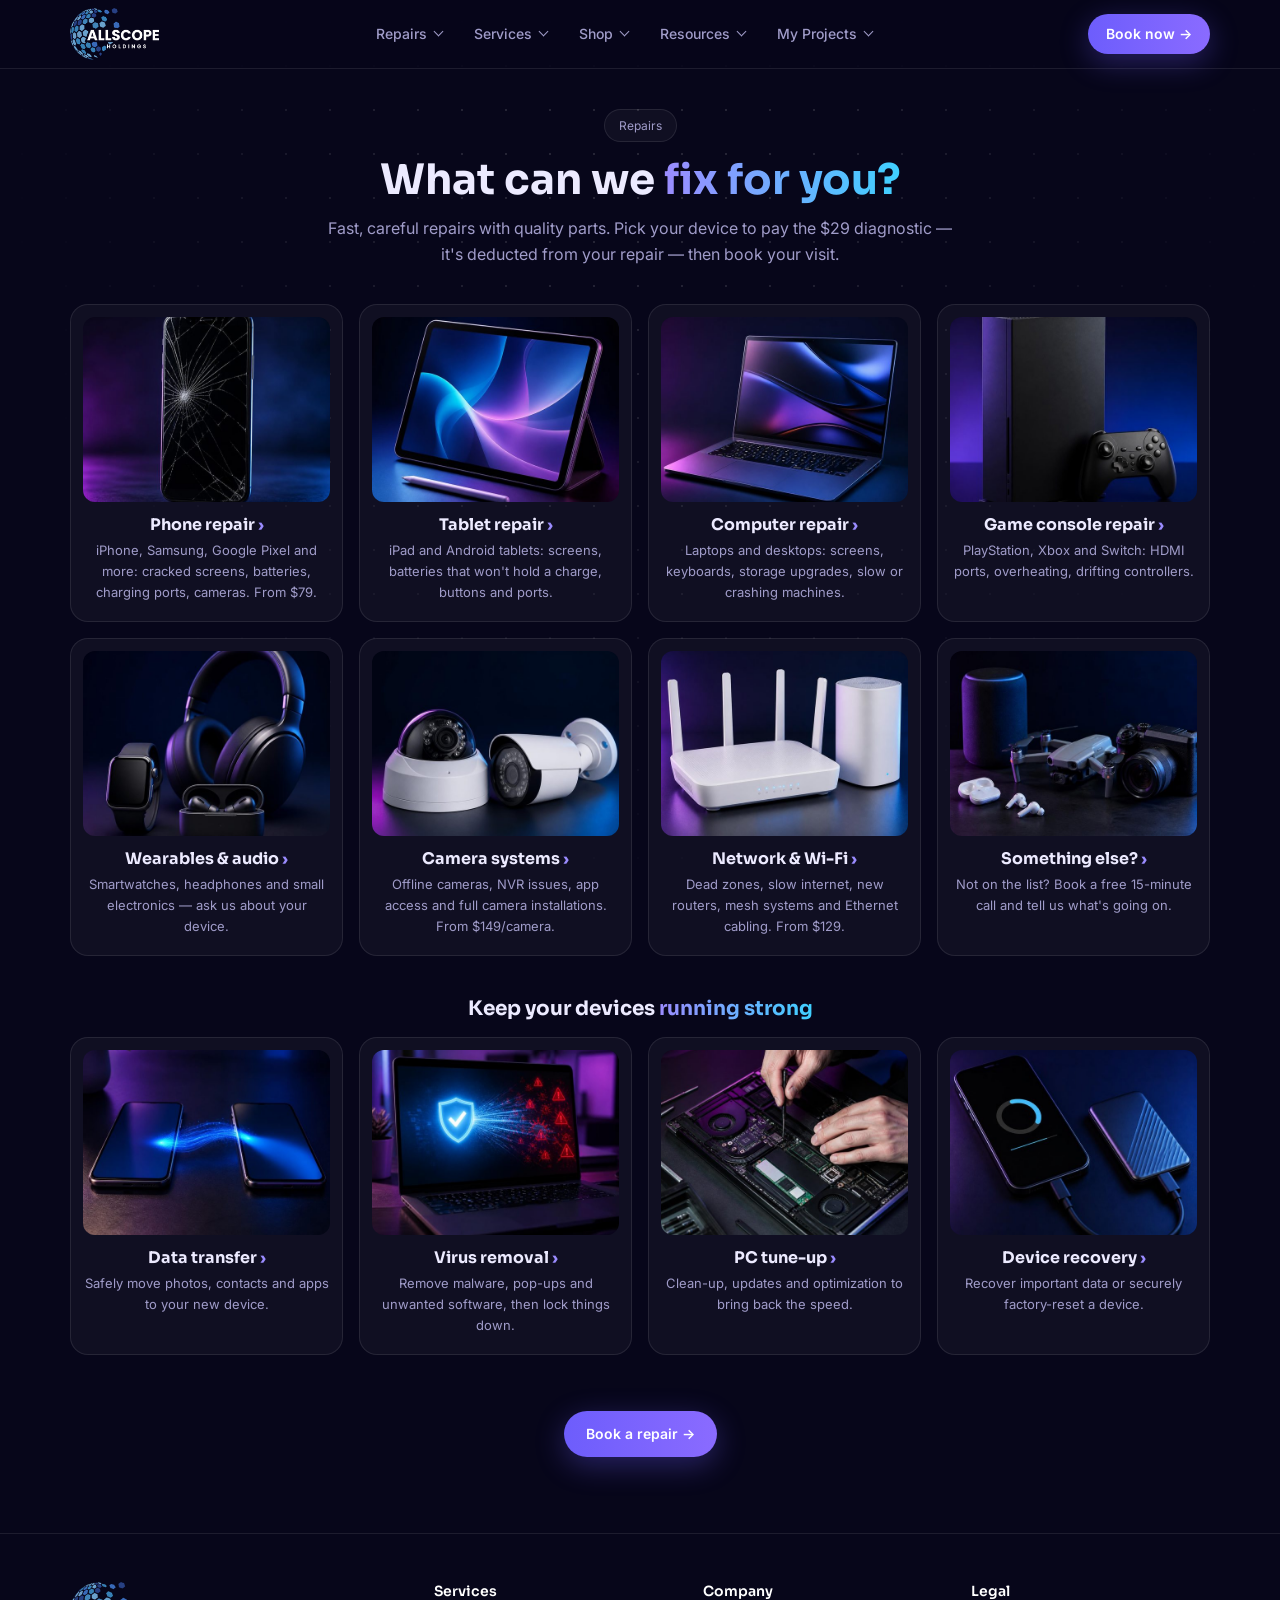
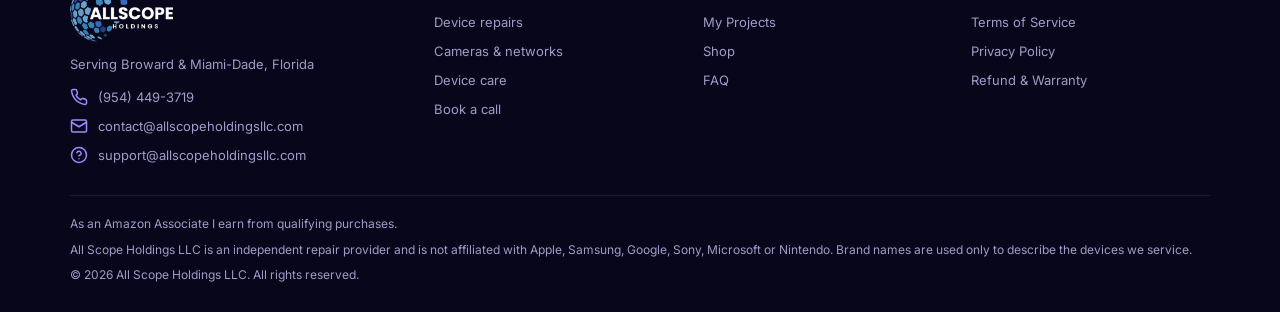
<file: repairs.html>
<!doctype html>
<html lang="en">
<head>
<meta charset="utf-8">
<meta name="viewport" content="width=device-width, initial-scale=1">
<title>Repairs — All Scope Holdings LLC</title>
<meta name="description" content="Phone, tablet, computer and game console repair, security camera and Wi-Fi installation in Broward & Miami-Dade, Florida. 90-day warranty.">
<link rel="icon" href="/favicon.ico" sizes="any">
<link rel="icon" type="image/png" sizes="32x32" href="/favicon-32.png">
<link rel="apple-touch-icon" href="/apple-touch-icon.png">
<link rel="preconnect" href="https://fonts.googleapis.com">
<link href="https://fonts.googleapis.com/css2?family=Sora:wght@400;600;700;800&family=Inter:wght@400;500;600&display=swap" rel="stylesheet">
<link rel="stylesheet" href="/style.css?v=8">
</head>
<body>
<div class="stars"></div>
<div id="site-nav"></div>

<section id="repairs" style="padding-top:40px">
  <div class="wrap">
    <div class="head rv"><span class="pill">Repairs</span><h2>What can we <span class="grad">fix for you?</span></h2><p>Fast, careful repairs with quality parts. Pick your device to pay the $29 diagnostic — it's deducted from your repair — then book your visit.</p></div>
    <div class="fix">
      <a class="rv" href="https://buy.stripe.com/aFa6oJ1ONgrw1dIcyk3ks00" target="_blank" rel="noopener"><img src="img/icons/phone.jpg" alt=""><h3>Phone repair</h3><p>iPhone, Samsung, Google Pixel and more: cracked screens, batteries, charging ports, cameras. From $79.</p></a>
      <a class="rv" href="https://buy.stripe.com/aFa6oJ1ONgrw1dIcyk3ks00" target="_blank" rel="noopener"><img src="img/icons/tablet.jpg" alt=""><h3>Tablet repair</h3><p>iPad and Android tablets: screens, batteries that won't hold a charge, buttons and ports.</p></a>
      <a class="rv" href="https://buy.stripe.com/aFa6oJ1ONgrw1dIcyk3ks00" target="_blank" rel="noopener"><img src="img/icons/computer.jpg" alt=""><h3>Computer repair</h3><p>Laptops and desktops: screens, keyboards, storage upgrades, slow or crashing machines.</p></a>
      <a class="rv" href="https://buy.stripe.com/aFa6oJ1ONgrw1dIcyk3ks00" target="_blank" rel="noopener"><img src="img/icons/console.jpg" alt=""><h3>Game console repair</h3><p>PlayStation, Xbox and Switch: HDMI ports, overheating, drifting controllers.</p></a>
      <a class="rv" href="https://buy.stripe.com/aFa6oJ1ONgrw1dIcyk3ks00" target="_blank" rel="noopener"><img src="img/icons/other.jpg" alt=""><h3>Wearables & audio</h3><p>Smartwatches, headphones and small electronics — ask us about your device.</p></a>
      <a class="rv" href="https://buy.stripe.com/aFa6oJ1ONgrw1dIcyk3ks00" target="_blank" rel="noopener"><img src="img/icons/camera.jpg" alt=""><h3>Camera systems</h3><p>Offline cameras, NVR issues, app access and full camera installations. From $149/camera.</p></a>
      <a class="rv" href="https://buy.stripe.com/aFa6oJ1ONgrw1dIcyk3ks00" target="_blank" rel="noopener"><img src="img/icons/wifi.jpg" alt=""><h3>Network & Wi-Fi</h3><p>Dead zones, slow internet, new routers, mesh systems and Ethernet cabling. From $129.</p></a>
      <a class="rv" href="/#booking"><img src="img/icons/gadgets.jpg" alt=""><h3>Something else?</h3><p>Not on the list? Book a free 15-minute call and tell us what's going on.</p></a>
    </div>

    <h3 class="sub-h rv" id="device-care">Keep your devices <span class="grad">running strong</span></h3>
    <div class="fix">
      <a class="rv" href="https://buy.stripe.com/aFa6oJ1ONgrw1dIcyk3ks00" target="_blank" rel="noopener"><img src="img/icons/transfer.jpg" alt=""><h3>Data transfer</h3><p>Safely move photos, contacts and apps to your new device.</p></a>
      <a class="rv" href="https://buy.stripe.com/aFa6oJ1ONgrw1dIcyk3ks00" target="_blank" rel="noopener"><img src="img/icons/virus.jpg" alt=""><h3>Virus removal</h3><p>Remove malware, pop-ups and unwanted software, then lock things down.</p></a>
      <a class="rv" href="https://buy.stripe.com/aFa6oJ1ONgrw1dIcyk3ks00" target="_blank" rel="noopener"><img src="img/icons/tuneup.jpg" alt=""><h3>PC tune-up</h3><p>Clean-up, updates and optimization to bring back the speed.</p></a>
      <a class="rv" href="https://buy.stripe.com/aFa6oJ1ONgrw1dIcyk3ks00" target="_blank" rel="noopener"><img src="img/icons/recovery.jpg" alt=""><h3>Device recovery</h3><p>Recover important data or securely factory-reset a device.</p></a>
    </div>
  </div>
</section>

<section style="padding-top:0">
  <div class="wrap" style="text-align:center">
    <a class="btn" href="/#booking">Book a repair →</a>
  </div>
</section>

<div id="site-footer"></div>
<script src="/site.js?v=8"></script>
</body>
</html>
</file>
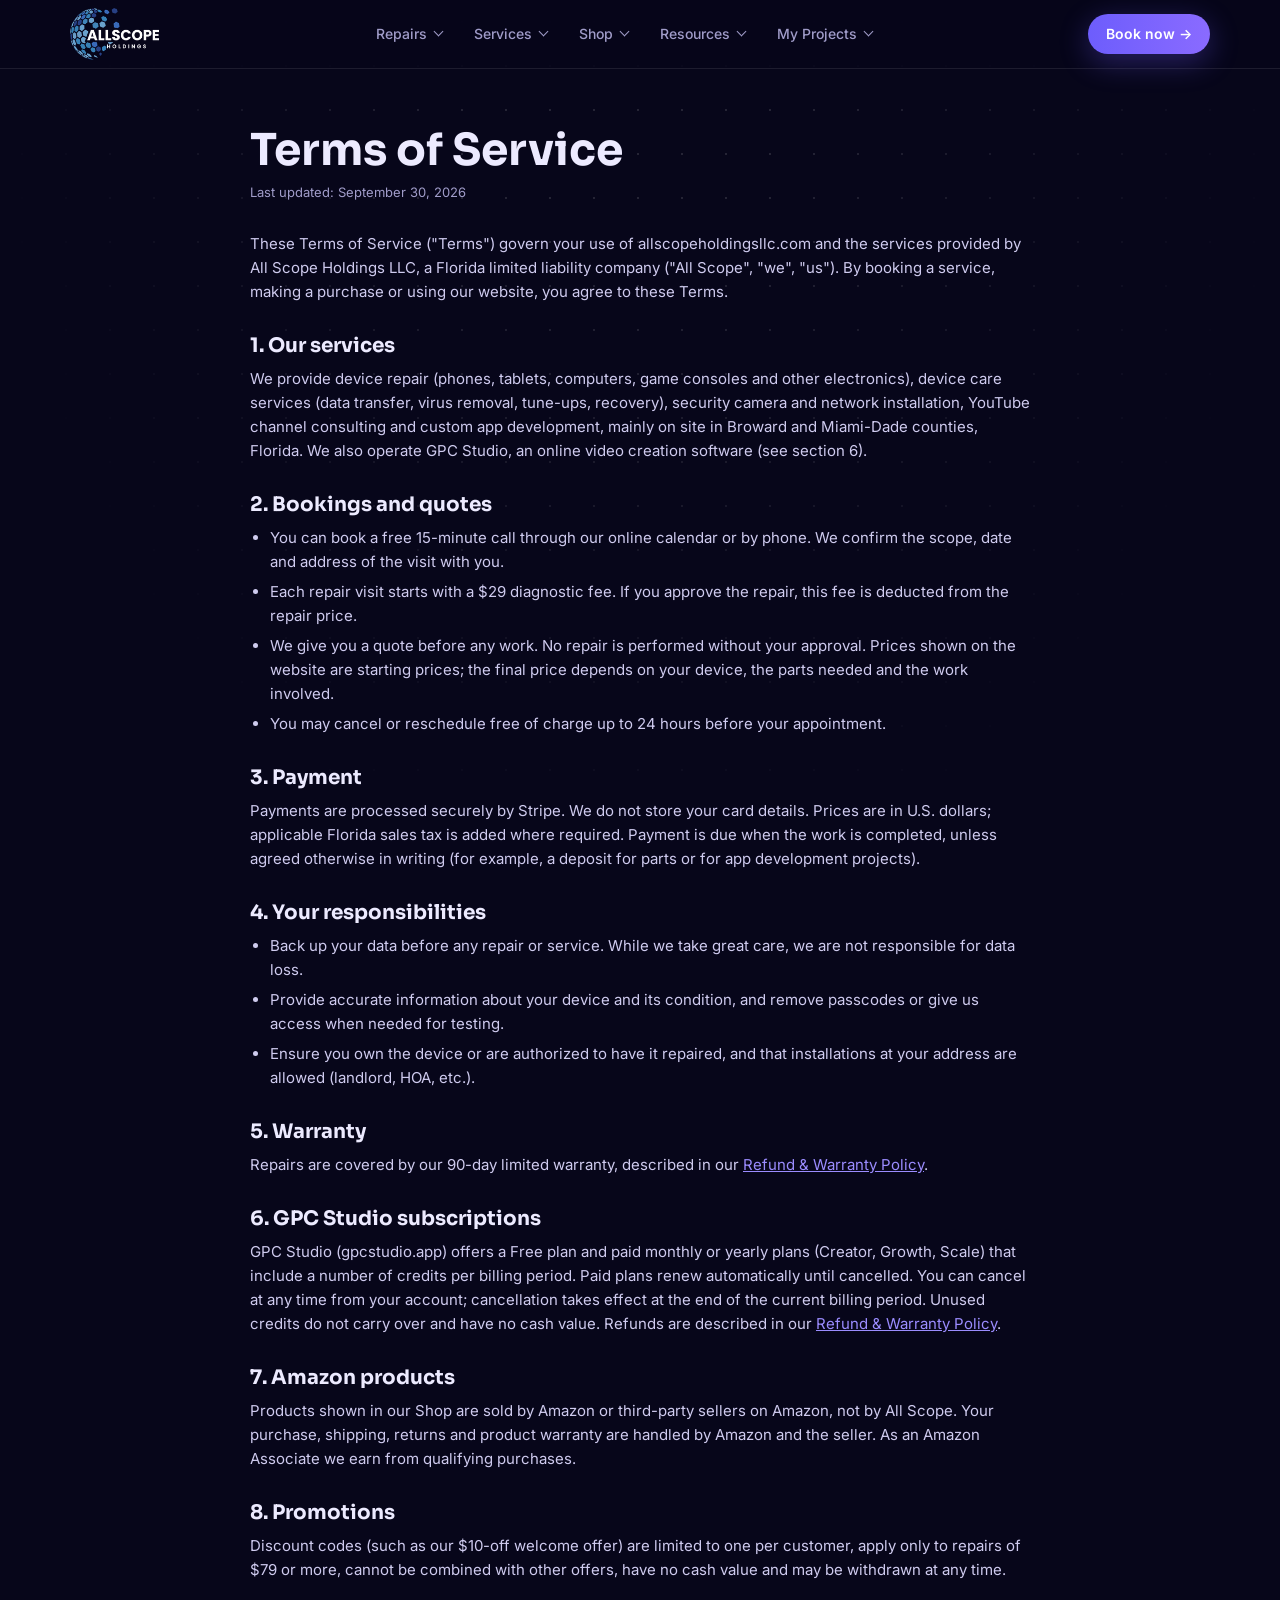
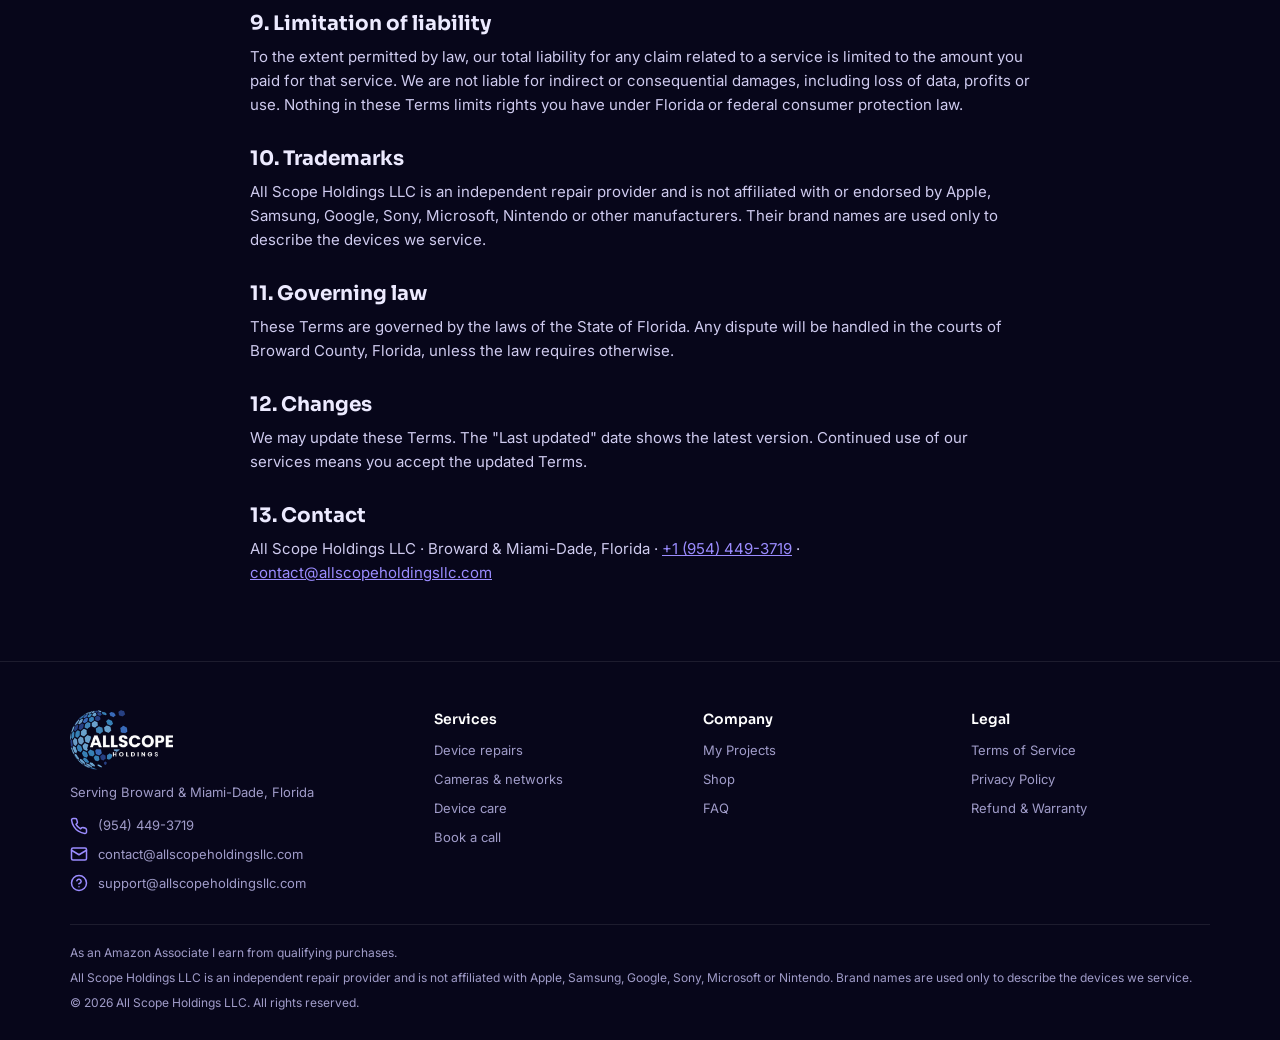
<file: terms.html>
<!doctype html>
<html lang="en">
<head>
<meta charset="utf-8">
<meta name="viewport" content="width=device-width, initial-scale=1">
<title>Terms of Service — All Scope Holdings LLC</title>
<link rel="icon" href="/favicon.ico" sizes="any">
<link rel="apple-touch-icon" href="/apple-touch-icon.png">
<link href="https://fonts.googleapis.com/css2?family=Sora:wght@400;600;700;800&family=Inter:wght@400;500;600&display=swap" rel="stylesheet">
<link rel="stylesheet" href="/style.css?v=8">
</head>
<body>
<div class="stars"></div>
<div id="site-nav"></div>

<main class="legal">
  <h1>Terms of Service</h1>
  <p class="upd">Last updated: September 30, 2026</p>

  <p>These Terms of Service ("Terms") govern your use of allscopeholdingsllc.com and the services provided by All Scope Holdings LLC, a Florida limited liability company ("All Scope", "we", "us"). By booking a service, making a purchase or using our website, you agree to these Terms.</p>

  <h2>1. Our services</h2>
  <p>We provide device repair (phones, tablets, computers, game consoles and other electronics), device care services (data transfer, virus removal, tune-ups, recovery), security camera and network installation, YouTube channel consulting and custom app development, mainly on site in Broward and Miami-Dade counties, Florida. We also operate GPC Studio, an online video creation software (see section 6).</p>

  <h2>2. Bookings and quotes</h2>
  <ul>
    <li>You can book a free 15-minute call through our online calendar or by phone. We confirm the scope, date and address of the visit with you.</li>
    <li>Each repair visit starts with a $29 diagnostic fee. If you approve the repair, this fee is deducted from the repair price.</li>
    <li>We give you a quote before any work. No repair is performed without your approval. Prices shown on the website are starting prices; the final price depends on your device, the parts needed and the work involved.</li>
    <li>You may cancel or reschedule free of charge up to 24 hours before your appointment.</li>
  </ul>

  <h2>3. Payment</h2>
  <p>Payments are processed securely by Stripe. We do not store your card details. Prices are in U.S. dollars; applicable Florida sales tax is added where required. Payment is due when the work is completed, unless agreed otherwise in writing (for example, a deposit for parts or for app development projects).</p>

  <h2>4. Your responsibilities</h2>
  <ul>
    <li>Back up your data before any repair or service. While we take great care, we are not responsible for data loss.</li>
    <li>Provide accurate information about your device and its condition, and remove passcodes or give us access when needed for testing.</li>
    <li>Ensure you own the device or are authorized to have it repaired, and that installations at your address are allowed (landlord, HOA, etc.).</li>
  </ul>

  <h2>5. Warranty</h2>
  <p>Repairs are covered by our 90-day limited warranty, described in our <a href="/refund.html">Refund & Warranty Policy</a>.</p>

  <h2>6. GPC Studio subscriptions</h2>
  <p>GPC Studio (gpcstudio.app) offers a Free plan and paid monthly or yearly plans (Creator, Growth, Scale) that include a number of credits per billing period. Paid plans renew automatically until cancelled. You can cancel at any time from your account; cancellation takes effect at the end of the current billing period. Unused credits do not carry over and have no cash value. Refunds are described in our <a href="/refund.html">Refund & Warranty Policy</a>.</p>

  <h2>7. Amazon products</h2>
  <p>Products shown in our Shop are sold by Amazon or third-party sellers on Amazon, not by All Scope. Your purchase, shipping, returns and product warranty are handled by Amazon and the seller. As an Amazon Associate we earn from qualifying purchases.</p>

  <h2>8. Promotions</h2>
  <p>Discount codes (such as our $10-off welcome offer) are limited to one per customer, apply only to repairs of $79 or more, cannot be combined with other offers, have no cash value and may be withdrawn at any time.</p>

  <h2>9. Limitation of liability</h2>
  <p>To the extent permitted by law, our total liability for any claim related to a service is limited to the amount you paid for that service. We are not liable for indirect or consequential damages, including loss of data, profits or use. Nothing in these Terms limits rights you have under Florida or federal consumer protection law.</p>

  <h2>10. Trademarks</h2>
  <p>All Scope Holdings LLC is an independent repair provider and is not affiliated with or endorsed by Apple, Samsung, Google, Sony, Microsoft, Nintendo or other manufacturers. Their brand names are used only to describe the devices we service.</p>

  <h2>11. Governing law</h2>
  <p>These Terms are governed by the laws of the State of Florida. Any dispute will be handled in the courts of Broward County, Florida, unless the law requires otherwise.</p>

  <h2>12. Changes</h2>
  <p>We may update these Terms. The "Last updated" date shows the latest version. Continued use of our services means you accept the updated Terms.</p>

  <h2>13. Contact</h2>
  <p>All Scope Holdings LLC · Broward & Miami-Dade, Florida · <a href="tel:+19544493719">+1 (954) 449-3719</a> · <a href="mailto:contact@allscopeholdingsllc.com">contact@allscopeholdingsllc.com</a></p>
</main>

<div id="site-footer"></div>
<script src="/site.js?v=8"></script>
</body>
</html>
</file>
<file: style.css>
:root{
  --bg:#07061a; --bg2:#0d0b2b; --card:rgba(255,255,255,.04); --line:rgba(255,255,255,.09);
  --text:#eceaff; --muted:#a09cc9; --p1:#6d5dfc; --p2:#9b8cff; --p3:#3fd0ff; --ok:#3ee6a0;
}
*{box-sizing:border-box;margin:0;padding:0}
html{scroll-behavior:smooth;overflow-x:hidden}
html,body{max-width:100%;overflow-x:clip}
.hero,section{overflow-x:clip}
body{background:var(--bg);color:var(--text);font-family:Inter,system-ui,sans-serif;line-height:1.6;overflow-x:hidden}
h1,h2,h3{font-family:Sora,sans-serif;line-height:1.15}
a{color:inherit;text-decoration:none}
.wrap{max-width:1180px;margin:0 auto;padding:0 20px}
.grad{background:linear-gradient(90deg,var(--p2),var(--p3));-webkit-background-clip:text;background-clip:text;color:transparent}

/* background */
.stars{position:fixed;inset:0;z-index:-2;background-image:radial-gradient(rgba(255,255,255,.35) 1px,transparent 1px);background-size:44px 44px;mask-image:radial-gradient(ellipse at top,#000 20%,transparent 75%);opacity:.35}
.glow{position:absolute;border-radius:50%;filter:blur(90px);z-index:-1;pointer-events:none}
.g1{width:560px;height:560px;background:#4b35ff55;top:-160px;left:50%;transform:translateX(-50%);animation:pulse 8s ease-in-out infinite}
.g2{width:380px;height:380px;background:#2bb8ff33;top:320px;right:-120px;animation:pulse 10s ease-in-out infinite reverse}
@keyframes pulse{50%{opacity:.55;transform:translateX(-50%) scale(1.12)}}
.g2{animation-name:pulse2}@keyframes pulse2{50%{opacity:.5;transform:scale(1.15)}}

.btn{display:inline-flex;align-items:center;gap:8px;padding:12px 22px;border-radius:999px;background:linear-gradient(90deg,var(--p1),#8a6bff);color:#fff;font-weight:600;font-size:14px;border:0;cursor:pointer;box-shadow:0 8px 30px #6d5dfc55;transition:transform .2s,box-shadow .2s}
.btn:hover{transform:translateY(-2px);box-shadow:0 12px 40px #6d5dfc88}
.btn.ghost{background:transparent;border:1px solid var(--line);box-shadow:none}
.btn.sm{padding:9px 18px}

/* hero */
.hero{position:relative;padding:90px 0 70px}
.hero .wrap{display:grid;grid-template-columns:1.05fr 1fr;gap:50px;align-items:center}
.pill{display:inline-flex;gap:8px;align-items:center;padding:6px 14px;border:1px solid var(--line);border-radius:999px;font-size:12px;color:var(--muted);background:var(--card)}
.pill b{width:7px;height:7px;border-radius:50%;background:var(--ok);box-shadow:0 0 10px var(--ok)}
.hero h1{font-size:clamp(36px,5vw,58px);margin:20px 0 18px;font-weight:800}
.hero p{color:var(--muted);font-size:17px;max-width:520px}
.cta{display:flex;gap:12px;margin-top:30px;flex-wrap:wrap}

/* hero visual */
.stage{position:relative;height:440px}
.panel{position:absolute;background:linear-gradient(160deg,rgba(255,255,255,.08),rgba(255,255,255,.02));border:1px solid var(--line);border-radius:18px;backdrop-filter:blur(10px);padding:18px;box-shadow:0 20px 60px rgba(0,0,0,.45)}
.float{animation:float 6s ease-in-out infinite}
.float.d2{animation-delay:-2s}.float.d3{animation-delay:-4s}
@keyframes float{50%{transform:translateY(-14px)}}
.p-main{inset:30px 40px 60px 30px}
.p-main h4{font-size:13px;color:var(--muted);font-weight:500;display:flex;justify-content:space-between}
.cams{display:grid;grid-template-columns:1fr 1fr;gap:10px;margin-top:14px}
.cam{height:92px;border-radius:12px;background:linear-gradient(135deg,#1b1646,#0f1c3a) center/cover no-repeat;position:relative;overflow:hidden;border:1px solid var(--line)}
.cam time{position:absolute;right:8px;bottom:5px;font:600 9px/1 ui-monospace,Consolas,monospace;color:#fff;text-shadow:0 1px 2px #000;opacity:.9}
.cam:after{content:"";position:absolute;inset:0;background:linear-gradient(transparent,rgba(109,93,252,.25),transparent);animation:scan 3.2s linear infinite}
.cam:nth-child(2):after{animation-delay:-.8s}.cam:nth-child(3):after{animation-delay:-1.6s}.cam:nth-child(4):after{animation-delay:-2.4s}
@keyframes scan{from{transform:translateY(-100%)}to{transform:translateY(100%)}}
.cam span{position:absolute;left:8px;top:6px;font-size:10px;color:#fff;text-shadow:0 1px 2px #000;display:flex;gap:5px;align-items:center}
.cam span:before{content:"";width:6px;height:6px;border-radius:50%;background:#ff4d6d;animation:blink 1.2s infinite}
@keyframes blink{50%{opacity:.2}}
.p-net{right:0;top:0;width:190px}
.p-net small{color:var(--muted);font-size:11px}
.p-net strong{display:block;font-family:Sora;font-size:26px;margin:2px 0}
.bars{display:flex;gap:5px;align-items:flex-end;height:44px}
.bars i{flex:1;border-radius:4px;background:linear-gradient(var(--p2),var(--p1));animation:bar 2.4s ease-in-out infinite}
.bars i:nth-child(2n){animation-delay:-.6s}.bars i:nth-child(3n){animation-delay:-1.2s}
@keyframes bar{0%,100%{height:30%}50%{height:100%}}
.p-book{left:0;bottom:0;width:230px;display:flex;gap:12px;align-items:center}
.p-book .ic{width:40px;height:40px;border-radius:12px;background:#3ee6a022;display:grid;place-items:center;color:var(--ok)}
.p-book b{font-size:13px;display:block}.p-book small{font-size:11px;color:var(--muted)}

/* stats */
.hero .wrap.full{display:block;margin-top:60px}
.stats{display:grid;grid-template-columns:repeat(4,1fr);gap:16px;margin-top:10px}
.stat{padding:22px;border:1px solid var(--line);border-radius:16px;background:var(--card)}
.stat strong{font-family:Sora;font-size:30px}
.stat p{color:var(--muted);font-size:13px}

/* sections */
section{padding:56px 0;position:relative}
.head{text-align:center;max-width:640px;margin:0 auto 36px}
.head .pill{margin-bottom:14px}
.head h2{font-size:clamp(28px,3.6vw,42px);margin-bottom:12px}
.head p{color:var(--muted)}
.grid3{display:grid;grid-template-columns:repeat(3,1fr);gap:20px}
.card{position:relative;padding:28px;border:1px solid var(--line);border-radius:20px;background:linear-gradient(160deg,rgba(255,255,255,.05),rgba(255,255,255,.01));overflow:hidden;transition:transform .3s,border-color .3s}
.card:before{content:"";position:absolute;inset:-1px;border-radius:20px;padding:1px;background:linear-gradient(140deg,var(--p1),transparent 40%,transparent 60%,var(--p3));-webkit-mask:linear-gradient(#000 0 0) content-box,linear-gradient(#000 0 0);-webkit-mask-composite:xor;mask-composite:exclude;opacity:0;transition:opacity .3s}
.card:hover{transform:translateY(-6px)}.card:hover:before{opacity:1}
.card .ic{width:52px;height:52px;border-radius:14px;display:grid;place-items:center;background:linear-gradient(135deg,#6d5dfc33,#3fd0ff22);margin-bottom:18px;color:var(--p2)}
.card h3{font-size:19px;margin-bottom:8px}
.card p{color:var(--muted);font-size:14px}
.card .price{margin-top:16px;font-size:13px;color:var(--p2);font-weight:600}
.card ul{list-style:none;margin-top:12px;font-size:13px;color:var(--muted)}
.card li:before{content:"✓  ";color:var(--ok)}
.card .ph{margin:-28px -28px 22px;height:190px;background:linear-gradient(135deg,#1b1646,#0f1c3a) center/cover no-repeat;position:relative}
.card .ph:after{content:"";position:absolute;inset:0;background:linear-gradient(transparent 55%,rgba(7,6,26,.85))}
.card .ph + .ic{margin-top:-48px;position:relative;z-index:1;background:#141038;border:1px solid var(--line)}

/* shop */
.shop{display:grid;grid-template-columns:repeat(4,1fr);gap:18px}
.item{padding:0;display:flex;flex-direction:column}
.item .ph{margin:0;height:170px}
.item .body{padding:18px 20px 20px;display:flex;flex-direction:column;flex:1}
.item h3{font-size:16px;margin-bottom:4px}
.item p{font-size:13px;flex:1}
.item .buy{margin-top:14px;justify-content:center;text-align:center}

/* process */
.steps{display:grid;grid-template-columns:repeat(3,1fr);gap:20px;position:relative}
.steps:before{content:"";position:absolute;top:34px;left:16%;right:16%;height:1px;background:linear-gradient(90deg,transparent,var(--p1),var(--p3),transparent)}
.step{text-align:center}
.step .n{width:68px;height:68px;margin:0 auto 18px;border-radius:50%;display:grid;place-items:center;font-family:Sora;font-weight:700;background:var(--bg2);border:1px solid var(--p1);box-shadow:0 0 30px #6d5dfc55;position:relative}
.step h3{font-size:17px;margin-bottom:6px}.step p{color:var(--muted);font-size:14px}

/* projects */
.feat{display:grid;grid-template-columns:1.2fr 1fr;gap:40px;align-items:center;padding:40px}
.feat .tag{display:inline-block;font-size:11px;padding:4px 10px;border-radius:999px;background:#6d5dfc33;color:var(--p2);margin-bottom:14px}
.feat h3{font-size:30px}
.feat .art{position:absolute;right:-60px;top:-60px;width:320px;height:320px;border-radius:50%;background:radial-gradient(circle,#6d5dfc55,transparent 70%)}
.plans{display:grid;gap:10px;position:relative}
.plans div{display:grid;grid-template-columns:90px 1fr auto;align-items:center;padding:14px 18px;border:1px solid var(--line);border-radius:14px;background:rgba(7,6,26,.5);font-size:14px}
.plans span{color:var(--muted)}.plans em{font-style:normal;font-family:Sora;font-weight:600;color:var(--p2)}
.plans small{color:var(--muted);font-size:12px;text-align:right}

/* booking */
.cal{padding:24px;border:1px solid var(--line);border-radius:22px;background:linear-gradient(160deg,rgba(255,255,255,.06),rgba(255,255,255,.01))}


/* reveal */
.rv{opacity:0;transform:translateY(40px);transition:opacity .9s ease,transform .9s cubic-bezier(.2,.7,.2,1)}
.rv.in{opacity:1;transform:none}

@media (max-width:900px){
  .hero .wrap{grid-template-columns:1fr}
  .grid3,.steps,.stats,.shop{grid-template-columns:1fr 1fr}
  .feat{grid-template-columns:1fr;padding:28px}

  .steps:before{display:none}
}
@media (max-width:560px){section{padding:32px 0}.head{margin-bottom:24px}.hero{padding:48px 0 32px}.grid3,.steps,.stats,.shop{grid-template-columns:1fr}.stage{height:520px}.p-main{inset:135px 0 60px 0}.p-net{width:170px;padding:14px}}
@media (prefers-reduced-motion:reduce){*{animation:none!important;transition:none!important}.rv{opacity:1;transform:none}}

/* ===== top nav + mega menu ===== */
.top{position:sticky;top:0;z-index:60;backdrop-filter:blur(14px);-webkit-backdrop-filter:blur(14px);background:rgba(7,6,26,.78);border-bottom:1px solid var(--line)}
.top>.wrap{display:flex;align-items:center;justify-content:space-between;gap:20px;height:68px}
.logo{display:flex;align-items:center}
.menu{display:flex;list-style:none;gap:4px;height:100%;align-items:stretch}
.menu>li{display:flex;align-items:center}
.menu>li>a,.menu>li>button{background:none;border:0;color:var(--muted);font:500 14px Inter,sans-serif;padding:0 14px;height:100%;display:flex;align-items:center;gap:8px;cursor:pointer;border-bottom:2px solid transparent;transition:color .2s,border-color .2s}
.menu>li>button:after{content:"";width:6px;height:6px;border:solid currentColor;border-width:0 1.5px 1.5px 0;transform:translateY(-2px) rotate(45deg);transition:transform .2s}
.menu>li:hover>button,.menu>li:focus-within>button,.menu>li>a:hover{color:#fff;border-bottom-color:var(--p1)}
.menu>li:hover>button:after,.menu>li:focus-within>button:after{transform:translateY(1px) rotate(-135deg)}
.mega{position:absolute;left:0;right:0;top:100%;background:#0b0923;border-bottom:1px solid var(--line);box-shadow:0 30px 60px rgba(0,0,0,.5);opacity:0;visibility:hidden;transform:translateY(-8px);transition:opacity .2s,transform .2s,visibility .2s}
.menu>li:hover .mega,.menu>li:focus-within .mega{opacity:1;visibility:visible;transform:none}
.mega-in{max-width:1180px;margin:0 auto;padding:28px 20px 32px;display:grid;grid-template-columns:260px 1fr;gap:36px}
.mega-intro h4{font:700 22px/1.25 Sora,sans-serif;margin-bottom:10px}
.mega-intro p{color:var(--muted);font-size:14px;margin-bottom:18px}
.mega-intro small{display:block;color:var(--muted);font-size:11px;margin-top:14px}
.mega-grid{display:grid;grid-template-columns:repeat(3,1fr);gap:12px}
.mega-grid.g4{grid-template-columns:repeat(4,1fr)}
.mc{display:flex;flex-direction:column;border:1px solid var(--line);border-radius:14px;padding:10px;background:rgba(255,255,255,.03);transition:border-color .2s,transform .2s,background .2s}
.mc:hover{border-color:var(--p1);background:rgba(109,93,252,.08);transform:translateY(-3px)}
.mc .i{height:92px;border-radius:10px;background:#0b0c2c center/cover no-repeat;margin-bottom:10px}
.mc b{font-size:14px;font-weight:600}
.mc small{color:var(--muted);font-size:12px;line-height:1.4;margin-top:2px}
.burger{display:none;background:none;border:1px solid var(--line);border-radius:10px;width:42px;height:42px;color:#fff;font-size:20px;cursor:pointer}

/* ===== trust strip ===== */
.trust{display:grid;grid-template-columns:repeat(4,1fr);gap:14px}
.trust div{display:flex;gap:12px;align-items:center;padding:14px;border:1px solid var(--line);border-radius:16px;background:var(--card)}
.trust img{width:52px;height:52px;border-radius:12px;flex:none}
.trust b{display:block;font-size:14px}.trust small{color:var(--muted);font-size:12px}

/* ===== repairs grid ===== */
.fix{display:grid;grid-template-columns:repeat(4,1fr);gap:16px}
.fix a{display:block;text-align:center;padding:12px 12px 18px;border:1px solid var(--line);border-radius:18px;background:var(--card);transition:transform .25s,border-color .25s}
.fix a:hover{transform:translateY(-5px);border-color:var(--p1)}
.fix img{width:100%;aspect-ratio:4/3;object-fit:cover;border-radius:12px;margin:0 0 14px;display:block}
.fix h3{font-size:16px;margin-bottom:6px}.fix h3:after{content:" \203A";color:var(--p2)}
.fix p{color:var(--muted);font-size:13px}
.sub-h{font:700 20px Sora,sans-serif;margin:40px 0 16px;text-align:center}

/* ===== FAQ ===== */
.faq{max-width:820px;margin:0 auto;display:grid;gap:10px}
.faq details{border:1px solid var(--line);border-radius:14px;background:var(--card);padding:0 20px}
.faq summary{cursor:pointer;list-style:none;padding:18px 0;font-weight:600;display:flex;justify-content:space-between;gap:16px}
.faq summary::-webkit-details-marker{display:none}
.faq summary:after{content:"+";color:var(--p2);font-size:20px;line-height:1;transition:transform .2s}
.faq details[open] summary:after{transform:rotate(45deg)}
.faq details p{color:var(--muted);font-size:14px;padding:0 0 18px}

/* ===== promo popup ===== */
.promo{position:fixed;inset:0;z-index:100;display:grid;place-items:center;padding:16px;background:rgba(3,2,12,.7);backdrop-filter:blur(4px);opacity:0;visibility:hidden;transition:opacity .3s,visibility .3s}
.promo.show{opacity:1;visibility:visible}
.promo-box{position:relative;width:100%;max-width:420px;text-align:center;padding:36px 28px 26px;border-radius:24px;background:linear-gradient(160deg,#5b3df5,#8b5cf6 55%,#c054f0);box-shadow:0 30px 80px rgba(109,93,252,.5);transform:scale(.92);transition:transform .3s}
.promo.show .promo-box{transform:none}
.promo-x{position:absolute;right:14px;top:14px;width:34px;height:34px;border-radius:50%;border:0;background:rgba(255,255,255,.9);color:#222;font-size:18px;cursor:pointer}
.promo-box img{height:44px;margin-bottom:6px}
.promo-big{font:800 76px/1 Sora,sans-serif}.promo-big sup{font-size:34px}.promo-big small{font-size:30px}
.promo-box h3{font-size:22px;margin:6px 0 10px}
.promo-box p{font-size:15px;opacity:.95}
.promo-box form{margin-top:18px;display:grid;gap:10px}
.promo-box input{padding:14px 16px;border-radius:12px;border:0;font:inherit;font-size:15px}
.promo-box button[type=submit]{padding:14px;border-radius:999px;border:0;background:#fff;color:#3b1fb8;font:700 15px Inter,sans-serif;cursor:pointer}
.promo-box .fine{font-size:11px;opacity:.85;margin-top:10px}
.promo-box .fine a{text-decoration:underline}
.promo-code{margin-top:14px;padding:14px;border:2px dashed #fff;border-radius:14px;font:800 26px Sora,sans-serif;letter-spacing:2px}

/* ===== footer ===== */
.foot{border-top:1px solid var(--line);padding:48px 0 28px;color:var(--muted);font-size:13px;margin-top:20px}
.foot-grid{display:grid;grid-template-columns:1.4fr 1fr 1fr 1fr;gap:30px}
.foot h5{color:#fff;font:600 14px Sora,sans-serif;margin-bottom:12px}
.foot ul{list-style:none;display:grid;gap:8px}
.foot a:hover{color:#fff}
.foot-bottom{border-top:1px solid var(--line);margin-top:30px;padding-top:18px;display:grid;gap:6px;font-size:12px}

/* ===== legal pages ===== */
.legal{max-width:820px;margin:0 auto;padding:56px 20px}
.legal h1{font-size:clamp(30px,4vw,44px);margin-bottom:6px}
.legal .upd{color:var(--muted);font-size:13px;margin-bottom:30px}
.legal h2{font-size:20px;margin:30px 0 10px}
.legal p,.legal li{color:#cfcbef;font-size:15px}
.legal p+p,.legal ul+p{margin-top:10px}
.legal ul{margin:8px 0 0 20px;display:grid;gap:6px}
.legal a{color:var(--p2);text-decoration:underline}

@media (max-width:980px){
  .burger{display:block}
  .top .btn.sm{display:none}
  .menu{display:none;position:absolute;left:0;right:0;top:100%;flex-direction:column;gap:0;height:auto;max-height:calc(100vh - 68px);overflow:auto;background:#0b0923;border-bottom:1px solid var(--line);padding:8px 0}
  .menu.open{display:flex}
  .menu>li{display:block}
  .menu>li>a,.menu>li>button{width:100%;justify-content:space-between;padding:16px 20px;border-bottom:1px solid var(--line);height:auto;font-size:16px;color:#fff}
  .mega{position:static;opacity:1;visibility:visible;transform:none;display:none;box-shadow:none;background:none;border:0}
  .menu>li:hover .mega,.menu>li:focus-within .mega{display:none}
  .menu>li.open .mega{display:block}
  .mega-in{grid-template-columns:1fr;padding:14px 20px 20px;gap:14px}
  .mega-intro{display:none}
  .mega-grid,.mega-grid.g4{grid-template-columns:repeat(2,1fr)}
  .mc .i{height:72px}
  .trust,.fix{grid-template-columns:1fr 1fr}
  .foot-grid{grid-template-columns:1fr 1fr}
}
@media (max-width:560px){.trust{grid-template-columns:1fr}.fix{gap:10px}.fix a{padding:8px 8px 14px}.foot-grid{grid-template-columns:1fr;text-align:center}.foot-grid img{margin:0 auto 12px}.foot-bottom{text-align:center}}
.who{display:flex;gap:10px;flex-wrap:wrap;justify-content:center;margin-bottom:16px}
.who:empty{display:none}
.who button{padding:10px 18px;border-radius:999px;border:1px solid var(--line);background:transparent;color:var(--muted);font:600 14px Inter,sans-serif;cursor:pointer}
.who button.on{background:var(--p1);border-color:var(--p1);color:#fff}
.online{color:var(--ok);display:inline-flex;align-items:center;gap:6px}
.online:before{content:"";width:7px;height:7px;border-radius:50%;background:var(--ok);box-shadow:0 0 8px var(--ok)}
.burger{place-items:center}
.foot-brand img{display:block;margin-bottom:12px}
.foot-brand p{margin-bottom:12px}
.foot-contact{display:grid;gap:8px}
.foot-contact a{display:flex;align-items:center;gap:10px}
.foot-contact svg{color:var(--p2);flex:none}
@media (max-width:980px){.burger{display:grid}}
@media (max-width:560px){
  .foot-grid{grid-template-columns:1fr 1fr;gap:26px 16px}
  .foot-brand{grid-column:1/-1}
  .foot-contact{grid-template-columns:repeat(3,1fr);gap:10px}
  .foot-contact a{flex-direction:column;gap:6px;padding:12px 6px;border:1px solid var(--line);border-radius:14px;background:var(--card);color:#fff;font-weight:600;font-size:13px}
  .foot-contact a span{display:none}
  .foot-contact a:after{content:attr(data-l)}
  .foot-grid>div:last-child{grid-column:1/-1}
  .foot-grid>div:last-child ul{display:flex;flex-wrap:wrap;justify-content:center;gap:8px 18px}
}
.mega-grid.solo{grid-template-columns:minmax(0,600px)}
.solo .mc .i{height:auto;aspect-ratio:16/10;background-position:top left}
.solo .mc b{font-size:17px}
@media (max-width:980px){.mega-grid.solo{grid-template-columns:1fr}}
a.card{display:block;color:inherit}
.card .go{display:inline-flex;margin-top:14px;font-size:13px;font-weight:600;color:#fff;padding:9px 16px;border-radius:999px;background:linear-gradient(90deg,var(--p1),#8a6bff);box-shadow:0 6px 20px #6d5dfc44}
.card .price+.go{margin-left:0}
</file>
